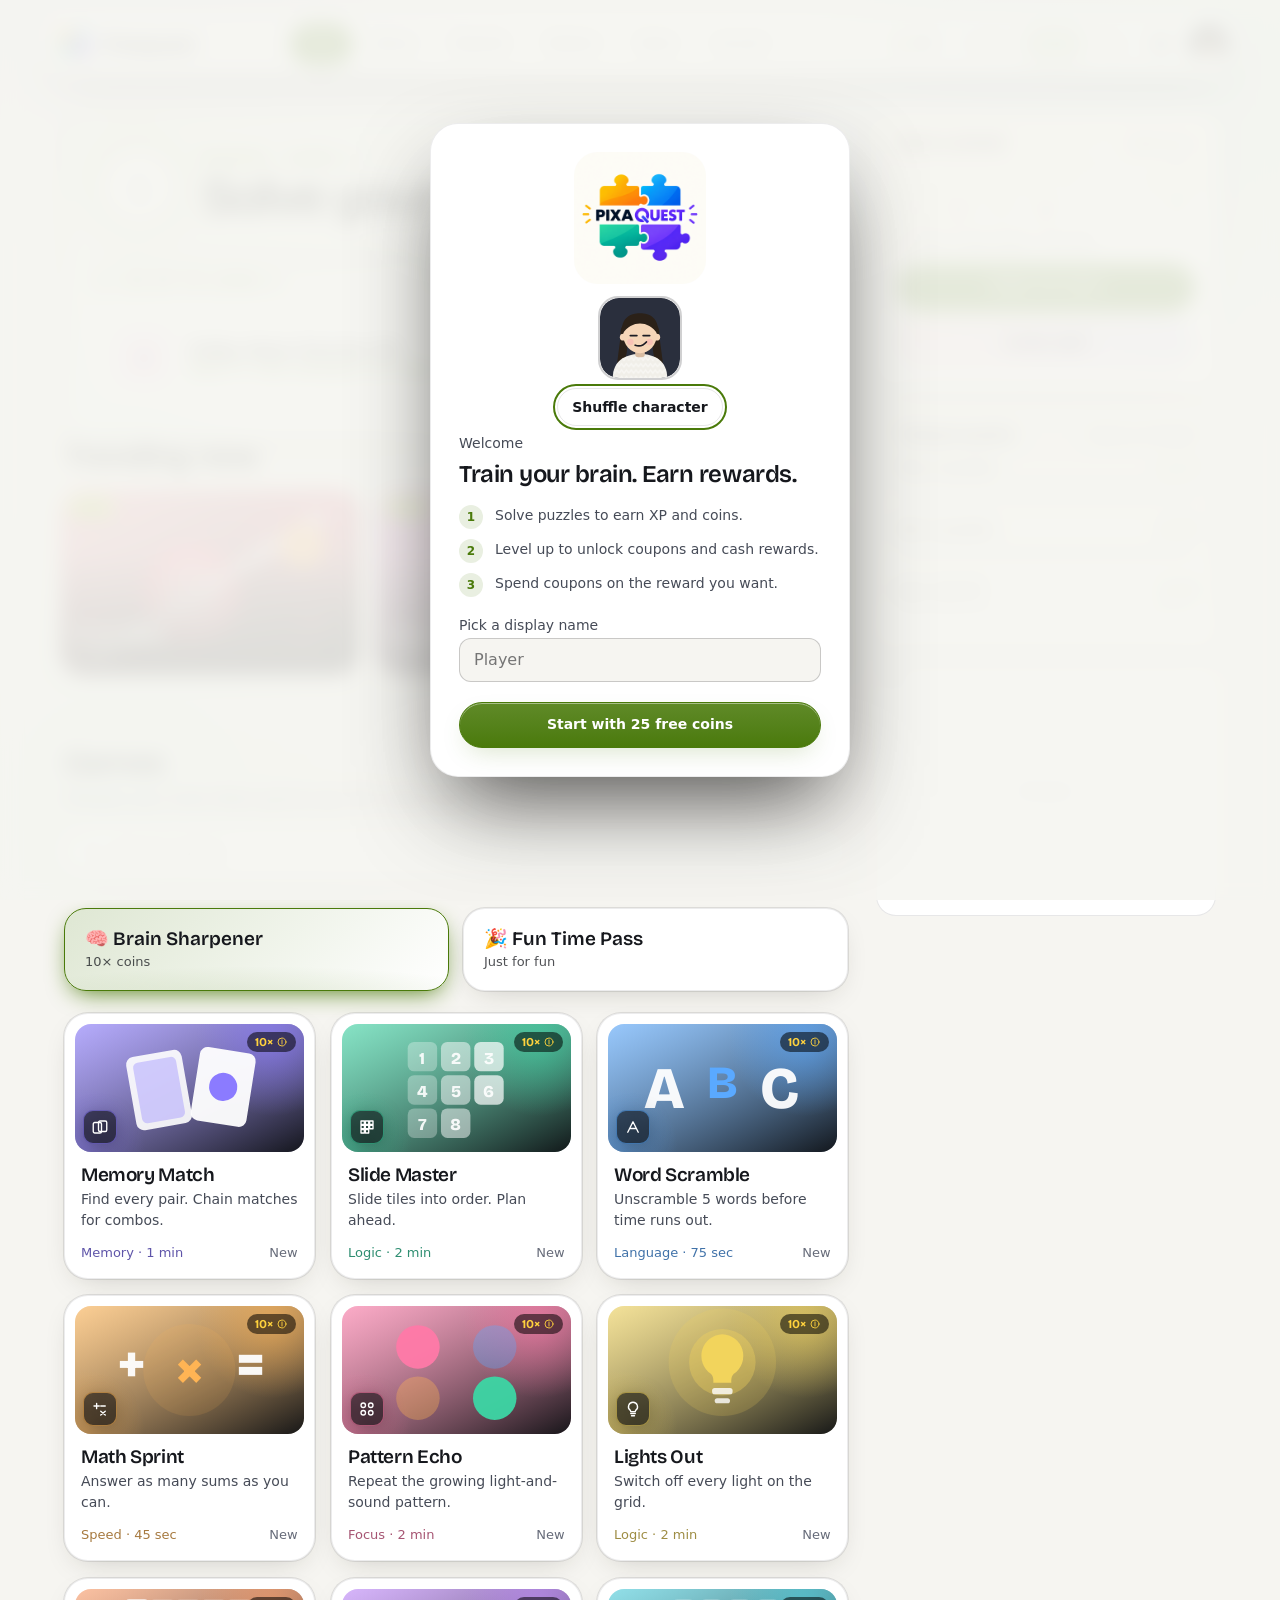
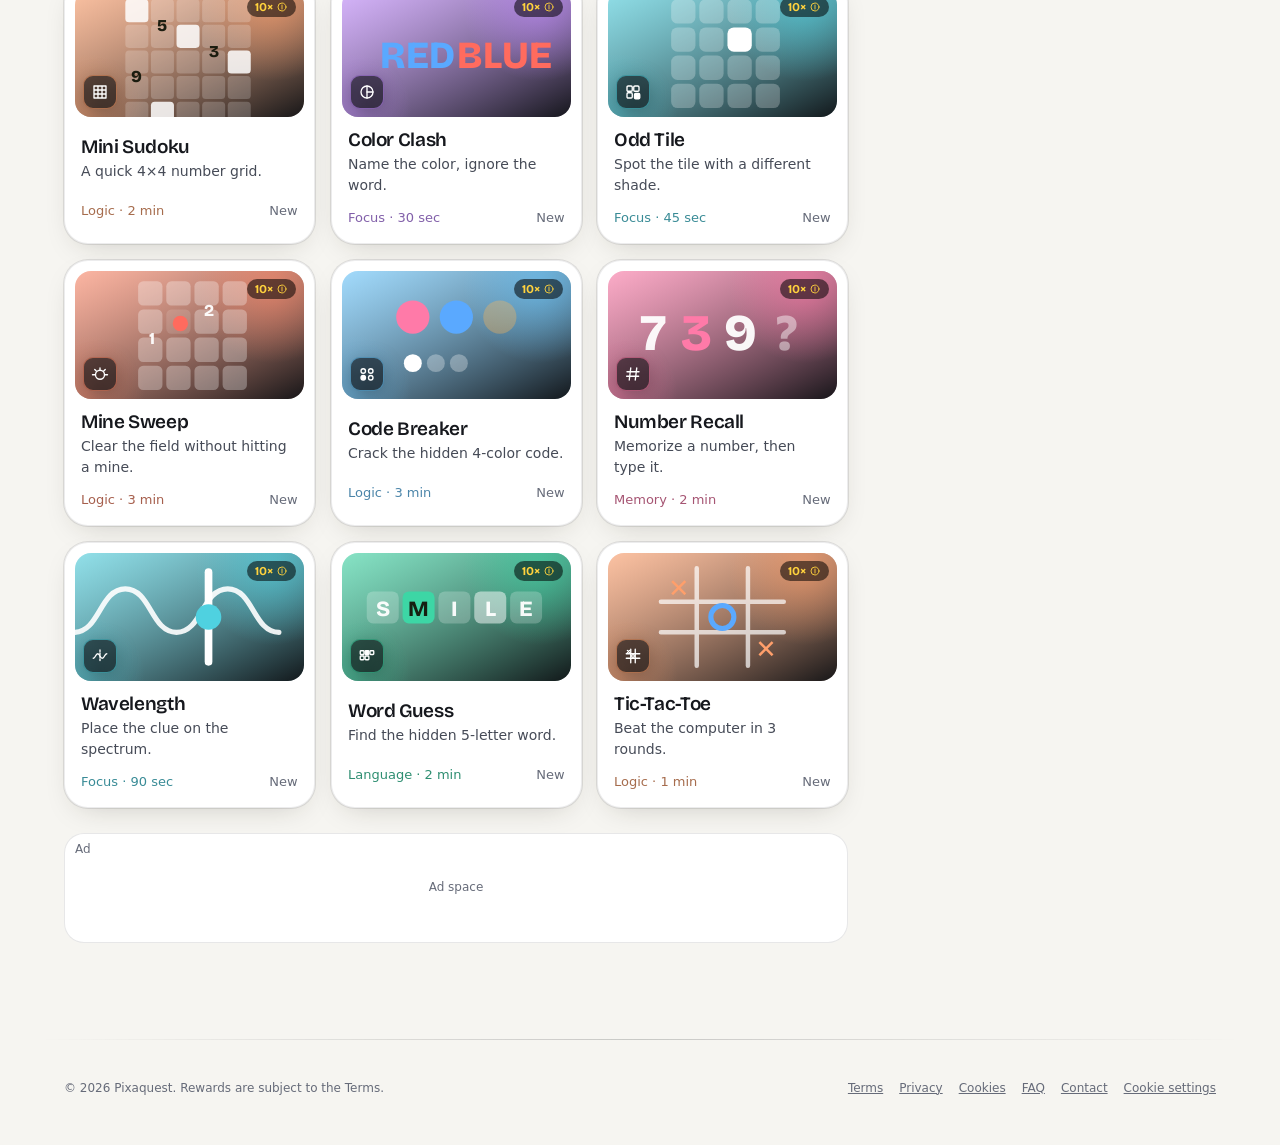
<file: index.html>
<!doctype html>
<html lang="en">
<head>
<meta charset="utf-8">
<meta name="viewport" content="width=device-width, initial-scale=1, viewport-fit=cover">
<title>Pixaquest – Solve Puzzles, Rank Up, Earn Rewards</title>
<meta name="description" content="Thirty-two brain-sharpening puzzle games. Build a streak, climb the ranks, unlock coupons and cash milestones. Free to play.">
<meta name="color-scheme" content="dark light">
<meta name="theme-color" content="#0e1013">
<meta property="og:title" content="Pixaquest – Solve Puzzles, Rank Up, Earn Rewards">
<meta property="og:description" content="Daily puzzles that sharpen your mind. Level up and unlock coupons and cash milestones.">
<meta property="og:type" content="website">
<meta property="og:image" content="assets/logo-full.png">
<meta name="twitter:card" content="summary_large_image">
<link rel="icon" type="image/png" sizes="48x48" href="assets/favicon-48.png">
<link rel="apple-touch-icon" href="assets/apple-touch-icon.png">
<link rel="manifest" href="manifest.webmanifest">
<link rel="preconnect" href="https://fonts.googleapis.com">
<link rel="preconnect" href="https://fonts.gstatic.com" crossorigin>
<link rel="stylesheet" href="https://fonts.googleapis.com/css2?family=Bricolage+Grotesque:opsz,wght@12..96,500;12..96,600&display=swap">
<link rel="stylesheet" href="styles.css">
<script src="theme.js"></script>
</head>
<body>
<svg width="0" height="0" style="position:absolute" aria-hidden="true"><defs><linearGradient id="fg" x1="0" y1="1" x2="0" y2="0"><stop offset="0" stop-color="#ff5d4a"/><stop offset=".6" stop-color="#ffb454"/><stop offset="1" stop-color="#ffe27a"/></linearGradient><symbol id="flameG" viewBox="0 0 24 24"><path d="M12 2c1 4 5 6 5 11a5 5 0 01-10 0c0-2 1-3 2-4 0 2 1 3 2 3 0-4-1-6 1-10z" fill="url(#fg)"/></symbol></defs></svg>
<a class="skip" href="#main" data-i18n="skip">Skip to content</a>

<div class="ad rail rail-l" data-ad="rail"></div>
<div class="ad rail rail-r" data-ad="rail"></div>

<header class="top">
  <div class="wrap top-in">
    <a class="logo" href="#play" aria-label="Pixaquest">
      <img class="logo-img" src="assets/logo-mark.png" width="40" height="40" alt="" decoding="async">
      <span>Pixaquest</span>
    </a>
    <nav class="tabs" id="tabs" aria-label="Main" data-i18n-attr="aria-label:nav.main">
      <button data-view="play" class="on"><svg class="ic" viewBox="0 0 24 24" fill="none" stroke="currentColor" stroke-width="1.8" stroke-linejoin="round"><path d="M7 5l12 7-12 7z"/></svg><span data-i18n="nav.play">Play</span></button>
      <button data-view="versus"><svg class="ic" viewBox="0 0 24 24" fill="none" stroke="currentColor" stroke-width="1.8" stroke-linecap="round" stroke-linejoin="round"><path d="M5 4l9 9M19 4l-9 9M13 13l-3 3M11 13l3 3M4 20l4-4M20 20l-4-4"/></svg><span data-i18n="nav.versus">Versus</span></button>
      <button data-view="rewards"><svg class="ic" viewBox="0 0 24 24" fill="none" stroke="currentColor" stroke-width="1.8" stroke-linejoin="round"><rect x="4" y="9" width="16" height="11" rx="2"/><path d="M12 9v11M3 6h18v3H3zM12 6c-2-3-6-2-5 0M12 6c2-3 6-2 5 0"/></svg><span data-i18n="nav.rewards">Rewards</span></button>
      <button data-view="redeem"><svg class="ic" viewBox="0 0 24 24" fill="none" stroke="currentColor" stroke-width="1.8" stroke-linejoin="round"><path d="M3 9a2 2 0 002-2V6h14v1a2 2 0 002 2v2a2 2 0 000 2v2a2 2 0 00-2 2v1H5v-1a2 2 0 00-2-2v-2a2 2 0 000-2z"/></svg><span data-i18n="nav.redeem">Redeem</span></button>
      <button data-view="ranks"><svg class="ic" viewBox="0 0 24 24" fill="none" stroke="currentColor" stroke-width="1.8" stroke-linejoin="round"><path d="M5 20V12M12 20V5M19 20V9"/></svg><span data-i18n="nav.ranks">Ranks</span></button>
      <button data-view="profile"><svg class="ic" viewBox="0 0 24 24" fill="none" stroke="currentColor" stroke-width="1.8" stroke-linejoin="round"><circle cx="12" cy="8" r="4"/><path d="M4 21c1-4 4-6 8-6s7 2 8 6"/></svg><span data-i18n="nav.account">Account</span></button>
    </nav>
    <div class="chips">
      <div class="chip" id="chipCoinBox" data-i18n-attr="title:chip.coins" title="Coins"><svg class="ic" viewBox="0 0 24 24" fill="none" stroke="currentColor" stroke-width="2"><circle cx="12" cy="12" r="8"/><path d="M12 8v8"/></svg><b id="chipCoins">0</b></div>
      <div class="chip chip-streak" id="chipStreak" data-i18n-attr="title:chip.streak" title="Day streak"><svg class="ic flame" viewBox="0 0 24 24" aria-hidden="true"><path d="M12 2c1 4 5 6 5 11a5 5 0 01-10 0c0-2 1-3 2-4 0 2 1 3 2 3 0-4-1-6 1-10z" fill="currentColor"/></svg><b id="chipStreakN">0</b></div>
      <div class="chip chip-lvl" data-i18n-attr="title:chip.level" title="Level"><span data-i18n="chip.lv">Lv</span> <b id="chipLvl">1</b></div>
      <button class="chip icon" id="themeBtn" aria-label="Theme" data-i18n-attr="aria-label:theme.toggle;title:theme.toggle">
        <svg class="ic ic-sun" viewBox="0 0 24 24" fill="none" stroke="currentColor" stroke-width="1.8" stroke-linecap="round"><circle cx="12" cy="12" r="4"/><path d="M12 3v2M12 19v2M3 12h2M19 12h2M5.6 5.6L7 7M17 17l1.4 1.4M5.6 18.4L7 17M17 7l1.4-1.4"/></svg>
        <svg class="ic ic-moon" viewBox="0 0 24 24" fill="none" stroke="currentColor" stroke-width="1.8" stroke-linecap="round" stroke-linejoin="round"><path d="M20 14.5A8 8 0 019.5 4 8 8 0 1020 14.5z"/></svg>
      </button>
      <button class="chip icon" id="langBtn" aria-label="Language" data-i18n-attr="aria-label:lang.title;title:lang.title"><svg class="ic" viewBox="0 0 24 24" fill="none" stroke="currentColor" stroke-width="1.8" stroke-linecap="round" stroke-linejoin="round"><circle cx="12" cy="12" r="9"/><path d="M3 12h18M12 3c3 3 3 15 0 18M12 3c-3 3-3 15 0 18"/></svg></button>
      <button class="chip avatar-chip" id="avBtn" aria-label="Account" data-i18n-attr="aria-label:nav.account"></button>
    </div>
  </div>
</header>

<main id="main" class="wrap">

  <section id="view-play" class="view on">
    <div class="layout">
      <div>
        <div class="panel today">
          <div class="today-top">
            <div class="badge" id="lvlBadge">1</div>
            <div><p class="meta" id="heroRank">Rookie</p><h1 id="heroLine">Solve your first puzzle</h1></div>
          </div>
          <div class="bar" role="img" aria-label="XP" data-i18n-attr="aria-label:xp.progress"><i id="xpFill"></i></div>
          <div class="bar-meta meta"><span id="xpText"></span><span id="nextMile"></span></div>
          <div class="risk" id="risk" hidden></div>
          <div class="feat">
            <span class="gi" id="featIcon"></span>
            <div class="feat-t"><b id="featName"></b><span class="meta" id="featNote"></span></div>
            <button class="btn primary lg" id="ctaPlay" data-i18n="play">Play</button>
          </div>
        </div>

        <div class="trend-h"><h2 class="h2" data-i18n="play.trend">Trending now</h2></div>
        <div class="trend" id="trend"></div>

        <h2 class="h2" data-i18n="play.puzzles">Puzzles</h2>
        <p class="lead" data-i18n="play.lead">Pick any. Every win earns XP and coins.</p>
        <input class="gsearch" id="gSearch" type="search" autocomplete="off" placeholder="Search games" aria-label="Search games" data-i18n-attr="placeholder:play.search;aria-label:play.search">
        <div class="filters" id="filters" role="group" aria-label="Filter puzzles" data-i18n-attr="aria-label:play.filter"></div>
        <div class="grid" id="gameGrid"></div>
        <div class="ad ad-inline" data-ad="inline"></div>
      </div>

      <aside class="col-side" aria-label="Daily progress" data-i18n-attr="aria-label:play.daily">
        <div class="panel" id="bonus"></div>
        <div class="panel" id="quests"></div>
        <div class="ad ad-side" data-ad="side"></div>
      </aside>
    </div>
  </section>

  <section id="view-versus" class="view">
    <div class="vs-hero panel">
      <p class="meta" data-i18n="vs.kicker">Multiplayer</p>
      <h1 data-i18n="vs.title">Duel your friends</h1>
      <p class="sec" data-i18n="vs.intro">Create a room, send the link, and race on the same puzzle. Win rounds, climb the room leaderboard, earn bonus XP and coins.</p>
    </div>
    <div id="vsActive"></div>
    <div class="vs-grid">
      <div class="panel"><h3 data-i18n="vs.create.t">Create a room</h3><p class="sec" style="margin-bottom:16px" data-i18n="vs.create.d">You become the host. Pick the game, add friends, remove anyone, and start when ready.</p><button class="btn primary" id="vsCreate" data-i18n="vs.create.b">Create room</button></div>
      <div class="panel"><h3 data-i18n="vs.join.t">Join a room</h3><p class="sec" style="margin-bottom:16px" data-i18n="vs.join.d">Got a code or an invite link? Enter the code here.</p>
        <form id="vsJoinF" class="inline-form"><input id="vsCode" maxlength="6" placeholder="ROOM CODE" autocapitalize="characters" autocomplete="off" aria-label="Room code" data-i18n-attr="placeholder:vs.join.ph;aria-label:vs.join.aria"><button class="btn" type="submit" data-i18n="vs.join.b">Join</button></form></div>
    </div>
    <h2 class="h2" data-i18n="vs.modes">Modes</h2>
    <div class="vs-grid">
      <div class="panel"><h3 data-i18n="vs.duel">Duel</h3><p class="sec" data-i18n="vs.duel.d">One game, same puzzle for everyone. Highest score wins.</p></div>
      <div class="panel"><h3 data-i18n="vs.trials">Trials</h3><p class="sec" data-i18n="vs.trials.d">Three random games back to back. Points add up, best total wins.</p></div>
    </div>
    <p class="meta" style="margin-top:16px" data-i18n="vs.note">Up to 6 players per room. Power-ups are disabled so every match is fair. Rooms close when the host leaves.</p>
  </section>

  <section id="view-rewards" class="view">
    <h2 class="h2" data-i18n="rw.title">Milestone rewards</h2>
    <p class="lead" data-i18n="rw.lead">Reach the level to unlock. Coupons go to your wallet on the Redeem page. Cash rewards are reviewed before payout.</p>
    <div class="panel journey" id="journey"></div>
    <div class="miles track" id="miles"></div>

    <div class="ad ad-inline" data-ad="rewards"></div>
  </section>

  <section id="view-redeem" class="view">
    <h2 class="h2" data-i18n="rd.title">Redeem</h2>
    <p class="lead" data-i18n="rd.lead">Coupons are worth credits. Spend a coupon on any reward you want. Leftover credit becomes coins.</p>

    <div class="panel promo">
      <h3 data-i18n="rd.promo">Have a code?</h3>
      <form id="promoF" class="inline-form"><input id="promoIn" maxlength="24" placeholder="Enter code" autocapitalize="characters" aria-label="Promo code" data-i18n-attr="placeholder:rd.promo.ph;aria-label:rd.promo.aria"><button class="btn primary" type="submit" data-i18n="rd.apply">Apply</button></form>
    </div>

    <h2 class="h2" data-i18n="rd.wallet">My coupons</h2>
    <div class="miles" id="wallet"></div>

    <h2 class="h2" data-i18n="rd.choose">Choose a reward</h2>
    <p class="lead" data-i18n="rd.choose.d">Pick a reward, then pay with any coupon that covers it.</p>
    <div class="store" id="catalog"></div>

    <h2 class="h2" data-i18n="rd.packs">Turn coins into coupons</h2>
    <p class="lead" data-i18n="rd.packs.d">Bigger packs give bonus credit.</p>
    <div class="store" id="store"></div>
    <div class="ad ad-inline" data-ad="rewards"></div>
  </section>

  <section id="view-ranks" class="view">
    <h2 class="h2" data-i18n="rk.week">This week</h2>
    <p class="lead" data-i18n="rk.lead">Resets every Monday. Sample players shown until live ranks launch.</p>
    <ol class="board" id="board"></ol>
    <h2 class="h2" data-i18n="rk.ladder">Rank ladder</h2>
    <div class="ladder" id="ladder"></div>
  </section>

  <section id="view-profile" class="view">
    <div id="acct"></div>
  </section>
</main>

<footer class="foot">
  <div class="wrap">
    <span>© <span id="yr"></span> Pixaquest. <span data-i18n="foot.rewards">Rewards are subject to the Terms.</span></span>
    <nav class="flinks" aria-label="Legal" data-i18n-attr="aria-label:foot.legal"><a href="terms.html" data-i18n="foot.terms">Terms</a><a href="privacy.html" data-i18n="foot.privacy">Privacy</a><a href="privacy.html#cookies" data-i18n="foot.cookies">Cookies</a><a href="faq.html" data-i18n="foot.faq">FAQ</a><a href="faq.html#contact" data-i18n="foot.contact">Contact</a><button class="link" id="cookieBtn" data-i18n="foot.cookieset">Cookie settings</button></nav>
  </div>
</footer>

<div class="overlay vs-ov" id="vsOv" hidden></div>

<div class="overlay" id="gameOv" hidden>
  <div class="ad gside gside-l" data-ad="gameside"></div><div class="ad gside gside-r" data-ad="gameside"></div>
  <div class="game-shell" role="dialog" aria-modal="true" aria-labelledby="gameTitle">
    <div class="game-bar">
      <h2 id="gameTitle"></h2>
      <div class="game-hud" id="gameHud"></div>
      <button class="x" id="gameClose" aria-label="Quit game" data-i18n-attr="aria-label:game.quit"><svg class="ic" viewBox="0 0 24 24" fill="none" stroke="currentColor" stroke-width="2" stroke-linecap="round"><path d="M6 6l12 12M18 6L6 18"/></svg></button>
    </div>
    <div class="vsbar" id="vsbar" hidden></div>
    <div class="combo" id="combo" hidden><b></b><span><i></i></span></div>
    <div class="bigscore" id="bigScore" hidden><small></small><b>0</b></div>
    <div class="stage" id="stage"></div>
    <div class="powers" id="powers"></div>
    <div class="ad ad-game" data-ad="game"></div>
  </div>
</div>

<div class="overlay" id="modalOv" hidden>
  <div class="modal" role="dialog" aria-modal="true" id="modal"></div>
</div>

<div id="toasts" aria-live="polite"></div>
<canvas id="fx" aria-hidden="true"></canvas>

<script src="i18n.js"></script>
<script src="games.js" defer></script>
<script src="avatar.js" defer></script>
<script src="versus.js" defer></script>
<script src="app.js" defer></script>
<script src="ui.js" defer></script>
</body>
</html>
</file>
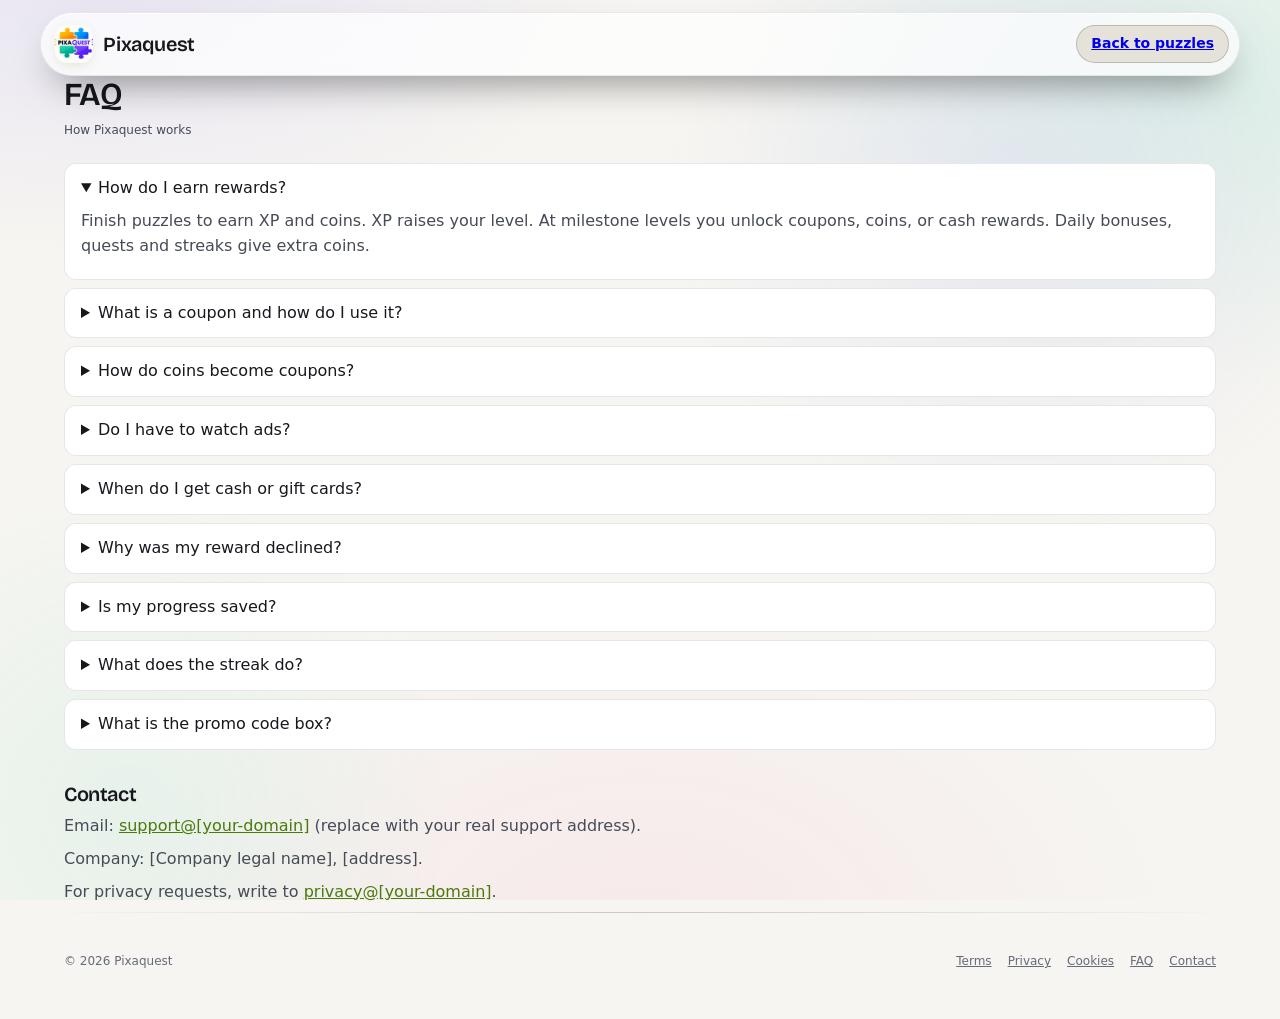
<file: faq.html>
<!doctype html>
<html lang="en">
<head>
<meta charset="utf-8">
<meta name="viewport" content="width=device-width, initial-scale=1">
<title>FAQ & Contact – Pixaquest</title>
<meta name="description" content="How Pixaquest rewards work, answers to common questions, and how to contact us.">
<meta name="color-scheme" content="dark light">
<meta name="theme-color" content="#0e1013">
<link rel="icon" type="image/png" sizes="48x48" href="assets/favicon-48.png">
<link rel="apple-touch-icon" href="assets/apple-touch-icon.png">
<link rel="preconnect" href="https://fonts.googleapis.com"><link rel="preconnect" href="https://fonts.gstatic.com" crossorigin>
<link rel="stylesheet" href="https://fonts.googleapis.com/css2?family=Bricolage+Grotesque:opsz,wght@12..96,500;12..96,600&display=swap">
<link rel="stylesheet" href="styles.css">
<script src="theme.js"></script>
</head>
<body>
<header class="top"><div class="wrap top-in">
  <a class="logo" href="index.html" aria-label="Pixaquest home"><img class="logo-img" src="assets/logo-mark.png" width="40" height="40" alt="" decoding="async"><span>Pixaquest</span></a>
  <div style="flex:1"></div><a class="btn sm" href="index.html">Back to puzzles</a>
</div></header>
<main class="wrap doc">

<h1>FAQ</h1>
<p class="meta">How Pixaquest works</p>
<details open><summary>How do I earn rewards?</summary><p>Finish puzzles to earn XP and coins. XP raises your level. At milestone levels you unlock coupons, coins, or cash rewards. Daily bonuses, quests and streaks give extra coins.</p></details>
<details><summary>What is a coupon and how do I use it?</summary><p>A coupon has a credit value. Open the Redeem page, press Redeem on a coupon, and choose any reward it covers, such as brand deals, mobile top-up, gift cards or cash. Leftover credit turns into coins.</p></details>
<details><summary>How do coins become coupons?</summary><p>On the Redeem page, pick a coupon pack and pay with coins. Bigger packs give bonus credit.</p></details>
<details><summary>Do I have to watch ads?</summary><p>No. Rewarded ads are optional and double the rewards for one round. Normal ads appear at the sides of the page and occasionally between rounds.</p></details>
<details><summary>When do I get cash or gift cards?</summary><p>Those rewards are reviewed first, usually within 7 days. We may ask you to verify your identity. See the <a href="terms.html#r5">Terms</a>.</p></details>
<details><summary>Why was my reward declined?</summary><p>Usually because we found cheating, multiple accounts, or missing or wrong payout details.</p></details>
<details><summary>Is my progress saved?</summary><p>Right now it is saved in this browser on this device. Clearing browser data erases it. Accounts that sync across devices are planned.</p></details>
<details><summary>What does the streak do?</summary><p>Playing on consecutive days builds a streak that grows your daily bonus and gives a small XP boost.</p></details>
<details><summary>What is the promo code box?</summary><p>Enter a code we share on our channels to get free coins or a coupon. Each code works once.</p></details>

<h2 id="contact">Contact</h2>
<p>Email: <a href="mailto:support@[your-domain]">support@[your-domain]</a> (replace with your real support address).</p>
<p>Company: [Company legal name], [address].</p>
<p>For privacy requests, write to <a href="mailto:privacy@[your-domain]">privacy@[your-domain]</a>.</p>
</main>
<footer class="foot"><div class="wrap"><span>© 2026 Pixaquest</span>
<nav class="flinks" aria-label="Legal"><a href="terms.html">Terms</a><a href="privacy.html">Privacy</a><a href="privacy.html#cookies">Cookies</a><a href="faq.html">FAQ</a><a href="faq.html#contact">Contact</a></nav></div></footer>
</body></html>
</file>
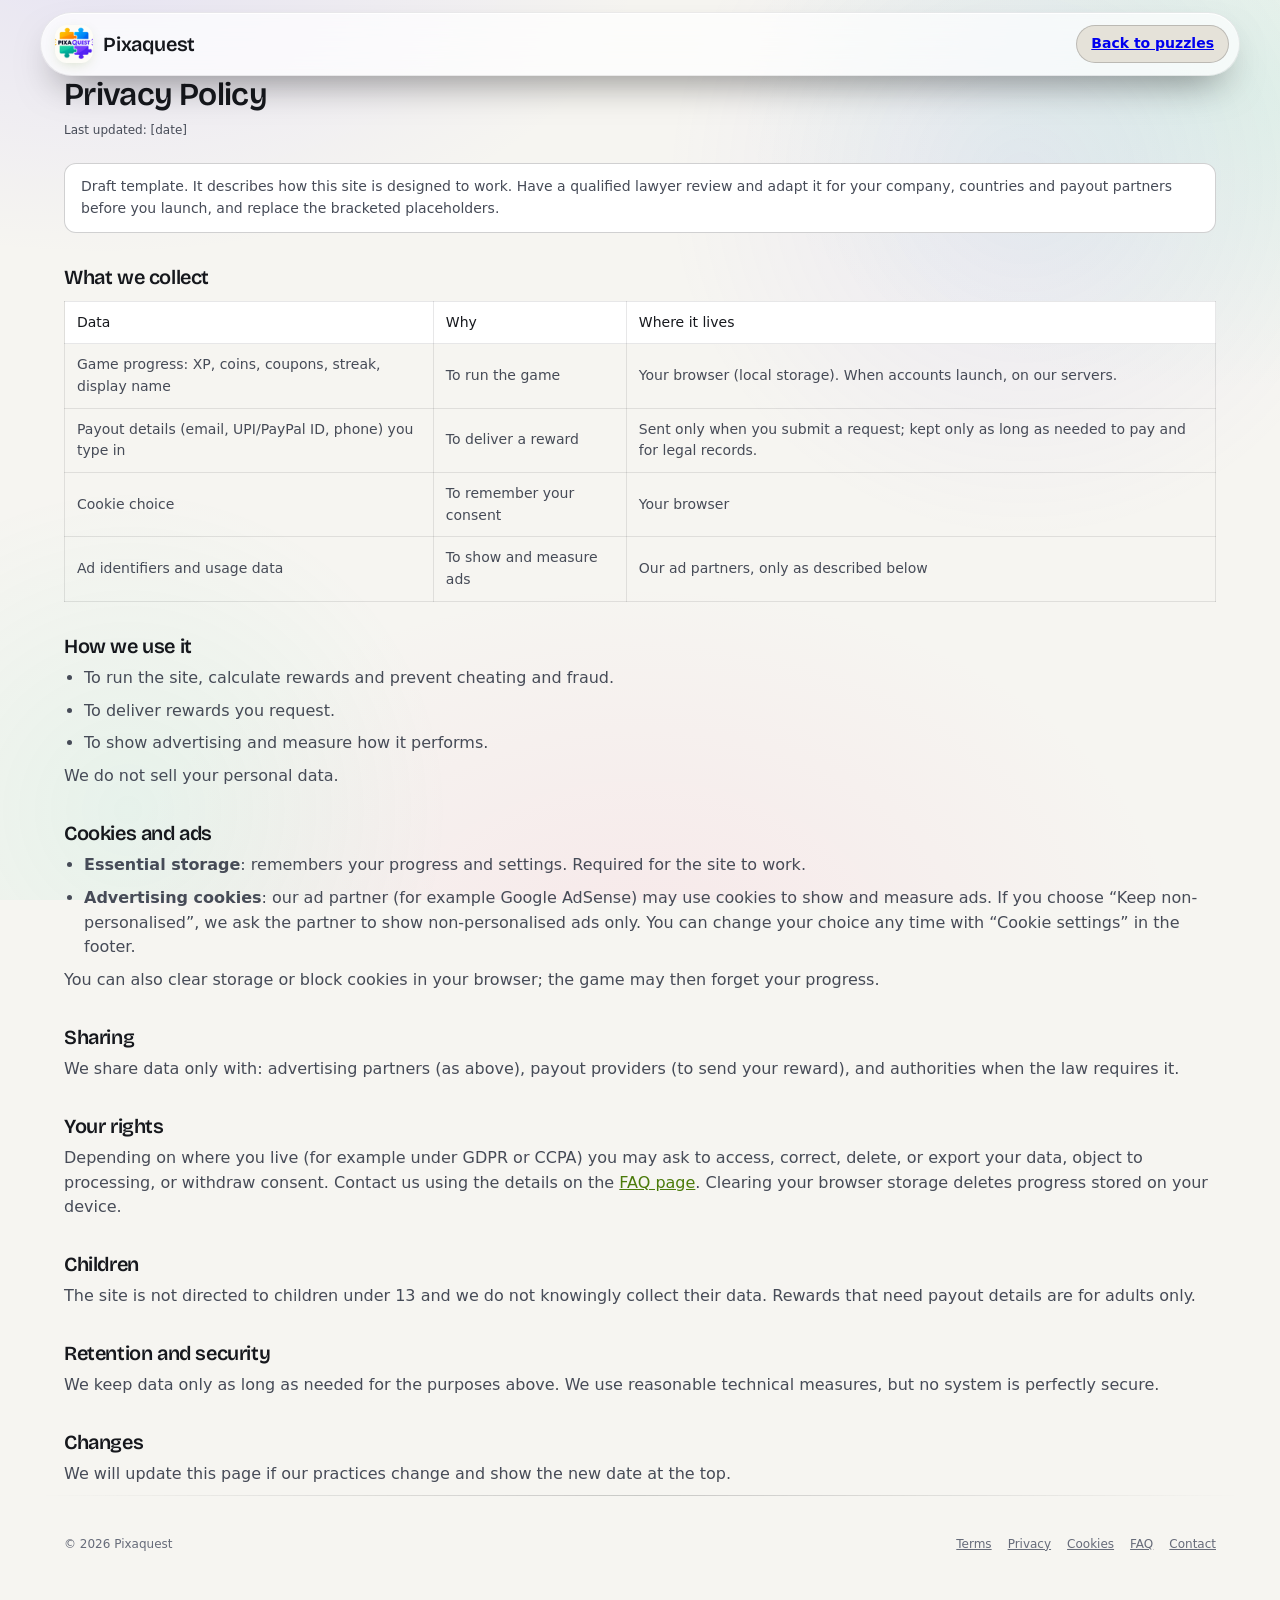
<file: privacy.html>
<!doctype html>
<html lang="en">
<head>
<meta charset="utf-8">
<meta name="viewport" content="width=device-width, initial-scale=1">
<title>Privacy & Cookie Policy – Pixaquest</title>
<meta name="description" content="What data Pixaquest collects, why, and your choices.">
<meta name="color-scheme" content="dark light">
<meta name="theme-color" content="#0e1013">
<link rel="icon" type="image/png" sizes="48x48" href="assets/favicon-48.png">
<link rel="apple-touch-icon" href="assets/apple-touch-icon.png">
<link rel="preconnect" href="https://fonts.googleapis.com"><link rel="preconnect" href="https://fonts.gstatic.com" crossorigin>
<link rel="stylesheet" href="https://fonts.googleapis.com/css2?family=Bricolage+Grotesque:opsz,wght@12..96,500;12..96,600&display=swap">
<link rel="stylesheet" href="styles.css">
<script src="theme.js"></script>
</head>
<body>
<header class="top"><div class="wrap top-in">
  <a class="logo" href="index.html" aria-label="Pixaquest home"><img class="logo-img" src="assets/logo-mark.png" width="40" height="40" alt="" decoding="async"><span>Pixaquest</span></a>
  <div style="flex:1"></div><a class="btn sm" href="index.html">Back to puzzles</a>
</div></header>
<main class="wrap doc">

<h1>Privacy Policy</h1>
<p class="meta">Last updated: [date]</p>
<p class="note">Draft template. It describes how this site is designed to work. Have a qualified lawyer review and adapt it for your company, countries and payout partners before you launch, and replace the bracketed placeholders.</p>
<h2>What we collect</h2>
<table><tr><th>Data</th><th>Why</th><th>Where it lives</th></tr>
<tr><td>Game progress: XP, coins, coupons, streak, display name</td><td>To run the game</td><td>Your browser (local storage). When accounts launch, on our servers.</td></tr>
<tr><td>Payout details (email, UPI/PayPal ID, phone) you type in</td><td>To deliver a reward</td><td>Sent only when you submit a request; kept only as long as needed to pay and for legal records.</td></tr>
<tr><td>Cookie choice</td><td>To remember your consent</td><td>Your browser</td></tr>
<tr><td>Ad identifiers and usage data</td><td>To show and measure ads</td><td>Our ad partners, only as described below</td></tr></table>

<h2>How we use it</h2>
<ul><li>To run the site, calculate rewards and prevent cheating and fraud.</li><li>To deliver rewards you request.</li><li>To show advertising and measure how it performs.</li></ul>
<p>We do not sell your personal data.</p>

<h2 id="cookies">Cookies and ads</h2>
<ul><li><b>Essential storage</b>: remembers your progress and settings. Required for the site to work.</li>
<li><b>Advertising cookies</b>: our ad partner (for example Google AdSense) may use cookies to show and measure ads. If you choose “Keep non-personalised”, we ask the partner to show non-personalised ads only. You can change your choice any time with “Cookie settings” in the footer.</li></ul>
<p>You can also clear storage or block cookies in your browser; the game may then forget your progress.</p>

<h2>Sharing</h2>
<p>We share data only with: advertising partners (as above), payout providers (to send your reward), and authorities when the law requires it.</p>

<h2>Your rights</h2>
<p>Depending on where you live (for example under GDPR or CCPA) you may ask to access, correct, delete, or export your data, object to processing, or withdraw consent. Contact us using the details on the <a href="faq.html#contact">FAQ page</a>. Clearing your browser storage deletes progress stored on your device.</p>

<h2>Children</h2>
<p>The site is not directed to children under 13 and we do not knowingly collect their data. Rewards that need payout details are for adults only.</p>

<h2>Retention and security</h2>
<p>We keep data only as long as needed for the purposes above. We use reasonable technical measures, but no system is perfectly secure.</p>

<h2>Changes</h2>
<p>We will update this page if our practices change and show the new date at the top.</p>
</main>
<footer class="foot"><div class="wrap"><span>© 2026 Pixaquest</span>
<nav class="flinks" aria-label="Legal"><a href="terms.html">Terms</a><a href="privacy.html">Privacy</a><a href="privacy.html#cookies">Cookies</a><a href="faq.html">FAQ</a><a href="faq.html#contact">Contact</a></nav></div></footer>
</body></html>
</file>
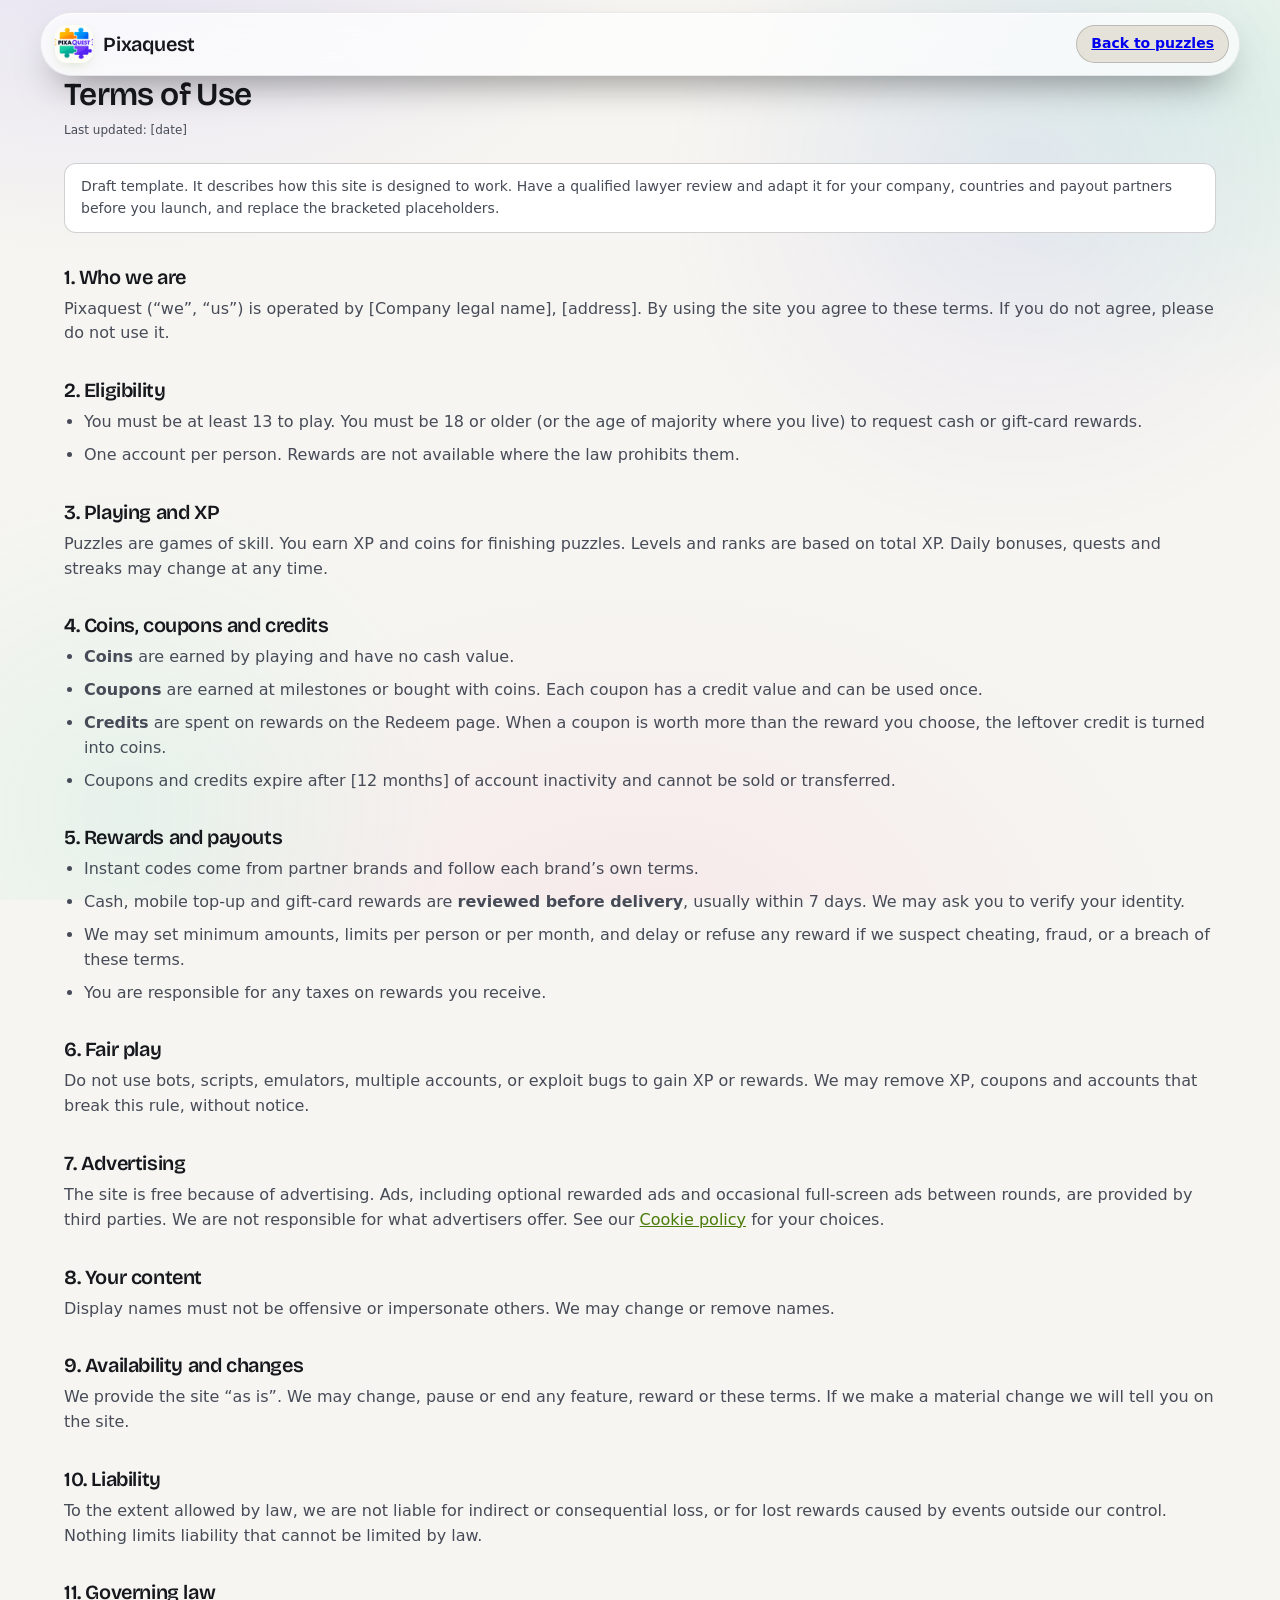
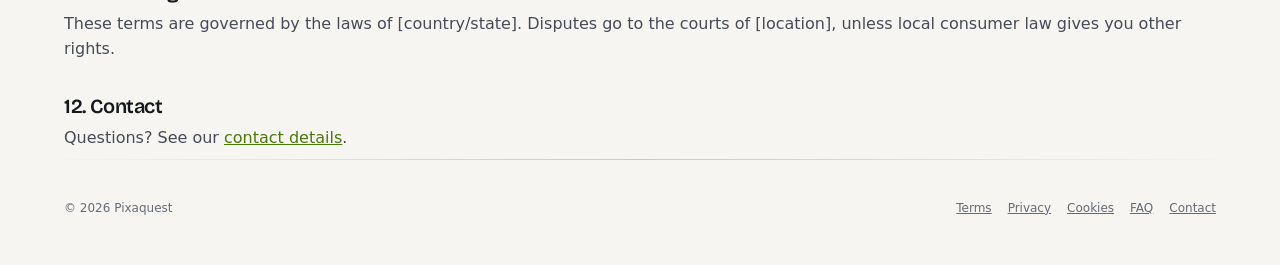
<file: terms.html>
<!doctype html>
<html lang="en">
<head>
<meta charset="utf-8">
<meta name="viewport" content="width=device-width, initial-scale=1">
<title>Terms of Use – Pixaquest</title>
<meta name="description" content="The rules for using Pixaquest, earning rewards and redeeming coupons.">
<meta name="color-scheme" content="dark light">
<meta name="theme-color" content="#0e1013">
<link rel="icon" type="image/png" sizes="48x48" href="assets/favicon-48.png">
<link rel="apple-touch-icon" href="assets/apple-touch-icon.png">
<link rel="preconnect" href="https://fonts.googleapis.com"><link rel="preconnect" href="https://fonts.gstatic.com" crossorigin>
<link rel="stylesheet" href="https://fonts.googleapis.com/css2?family=Bricolage+Grotesque:opsz,wght@12..96,500;12..96,600&display=swap">
<link rel="stylesheet" href="styles.css">
<script src="theme.js"></script>
</head>
<body>
<header class="top"><div class="wrap top-in">
  <a class="logo" href="index.html" aria-label="Pixaquest home"><img class="logo-img" src="assets/logo-mark.png" width="40" height="40" alt="" decoding="async"><span>Pixaquest</span></a>
  <div style="flex:1"></div><a class="btn sm" href="index.html">Back to puzzles</a>
</div></header>
<main class="wrap doc">

<h1>Terms of Use</h1>
<p class="meta">Last updated: [date]</p>
<p class="note">Draft template. It describes how this site is designed to work. Have a qualified lawyer review and adapt it for your company, countries and payout partners before you launch, and replace the bracketed placeholders.</p>
<h2>1. Who we are</h2>
<p>Pixaquest (“we”, “us”) is operated by [Company legal name], [address]. By using the site you agree to these terms. If you do not agree, please do not use it.</p>

<h2>2. Eligibility</h2>
<ul><li>You must be at least 13 to play. You must be 18 or older (or the age of majority where you live) to request cash or gift-card rewards.</li>
<li>One account per person. Rewards are not available where the law prohibits them.</li></ul>

<h2>3. Playing and XP</h2>
<p>Puzzles are games of skill. You earn XP and coins for finishing puzzles. Levels and ranks are based on total XP. Daily bonuses, quests and streaks may change at any time.</p>

<h2>4. Coins, coupons and credits</h2>
<ul><li><b>Coins</b> are earned by playing and have no cash value.</li>
<li><b>Coupons</b> are earned at milestones or bought with coins. Each coupon has a credit value and can be used once.</li>
<li><b>Credits</b> are spent on rewards on the Redeem page. When a coupon is worth more than the reward you choose, the leftover credit is turned into coins.</li>
<li>Coupons and credits expire after [12 months] of account inactivity and cannot be sold or transferred.</li></ul>

<h2 id="r5">5. Rewards and payouts</h2>
<ul><li>Instant codes come from partner brands and follow each brand’s own terms.</li>
<li>Cash, mobile top-up and gift-card rewards are <b>reviewed before delivery</b>, usually within 7 days. We may ask you to verify your identity.</li>
<li>We may set minimum amounts, limits per person or per month, and delay or refuse any reward if we suspect cheating, fraud, or a breach of these terms.</li>
<li>You are responsible for any taxes on rewards you receive.</li></ul>

<h2>6. Fair play</h2>
<p>Do not use bots, scripts, emulators, multiple accounts, or exploit bugs to gain XP or rewards. We may remove XP, coupons and accounts that break this rule, without notice.</p>

<h2>7. Advertising</h2>
<p>The site is free because of advertising. Ads, including optional rewarded ads and occasional full-screen ads between rounds, are provided by third parties. We are not responsible for what advertisers offer. See our <a href="privacy.html#cookies">Cookie policy</a> for your choices.</p>

<h2>8. Your content</h2>
<p>Display names must not be offensive or impersonate others. We may change or remove names.</p>

<h2>9. Availability and changes</h2>
<p>We provide the site “as is”. We may change, pause or end any feature, reward or these terms. If we make a material change we will tell you on the site.</p>

<h2>10. Liability</h2>
<p>To the extent allowed by law, we are not liable for indirect or consequential loss, or for lost rewards caused by events outside our control. Nothing limits liability that cannot be limited by law.</p>

<h2>11. Governing law</h2>
<p>These terms are governed by the laws of [country/state]. Disputes go to the courts of [location], unless local consumer law gives you other rights.</p>

<h2>12. Contact</h2>
<p>Questions? See our <a href="faq.html#contact">contact details</a>.</p>
</main>
<footer class="foot"><div class="wrap"><span>© 2026 Pixaquest</span>
<nav class="flinks" aria-label="Legal"><a href="terms.html">Terms</a><a href="privacy.html">Privacy</a><a href="privacy.html#cookies">Cookies</a><a href="faq.html">FAQ</a><a href="faq.html#contact">Contact</a></nav></div></footer>
</body></html>
</file>
<file: styles.css>
:root{
  color-scheme:dark;
  --bg:#0e1013;--s1:#15181d;--s2:#1c2027;--s3:#232832;
  --line:rgba(255,255,255,.09);--line2:rgba(255,255,255,.18);
  --tx:#f1efe9;--tx2:#a9adb6;--tx3:#8a8f9a;
  --ac:#d6ff3d;--ac-ink:#14170a;--ac-dim:rgba(214,255,61,.12);
  --bad:#ff6b5e;
  --hov:#2b313d;--top:rgba(14,16,19,.96);--scrim:rgba(6,7,9,.92);--glow:rgba(214,255,61,.18);--shadow:0 12px 40px rgba(0,0,0,.45);
  --g1:rgba(139,123,255,.16);--g2:rgba(61,214,165,.12);--g3:rgba(255,122,168,.10);--o1:rgba(139,123,255,.35);--o2:rgba(61,214,165,.28);
  --f-ui:system-ui,-apple-system,"Segoe UI",Roboto,sans-serif;
  --f-disp:"Bricolage Grotesque",var(--f-ui);
  --r:14px;--rs:10px;
  --ease:cubic-bezier(.22,.8,.24,1);
}
/* ---- light theme (resolved by theme.js into <html data-theme>) ---- */
:root[data-theme=light]{
  color-scheme:light;
  --bg:#f6f5f1;--s1:#ffffff;--s2:#f1efe9;--s3:#e5e2d9;
  --line:rgba(22,24,29,.1);--line2:rgba(22,24,29,.2);
  --tx:#16181d;--tx2:#464b57;--tx3:#666b79;
  --ac:#4a7a0a;--ac-ink:#ffffff;--ac-dim:rgba(74,122,10,.12);
  --bad:#d6382b;
  --hov:#dcd8cc;--top:rgba(246,245,241,.94);--scrim:rgba(246,245,241,.9);--glow:rgba(74,122,10,.22);--shadow:0 12px 40px rgba(40,36,20,.16);
  --g1:rgba(139,123,255,.14);--g2:rgba(61,214,165,.12);--g3:rgba(255,122,168,.1);--o1:rgba(139,123,255,.2);--o2:rgba(61,214,165,.18);
}
*{box-sizing:border-box;margin:0}
html{scroll-behavior:smooth}
body{background:var(--bg);color:var(--tx);font:400 1rem/1.55 var(--f-ui);min-height:100vh;-webkit-tap-highlight-color:transparent;touch-action:manipulation;text-rendering:optimizeLegibility}
button{font:inherit;color:inherit;cursor:pointer;border:0;background:none;touch-action:manipulation}
input,select{font:inherit;color:inherit}
h1,h2,h3{font-family:var(--f-disp);font-weight:600;line-height:1.2}
.wrap{max-width:1120px;margin:0 auto;padding:0 20px}
.meta{font-size:.75rem;line-height:1.4;color:var(--tx3)}
.sec{font-size:.875rem;color:var(--tx2)}
.ic{width:24px;height:24px;flex:none}
.skip{position:absolute;left:-999px}.skip:focus{left:8px;top:8px;background:#fff;color:#000;padding:8px;z-index:99}
:focus-visible{outline:2px solid var(--ac);outline-offset:2px}

/* header */
.top{position:sticky;top:0;z-index:20;background:var(--bg);border-bottom:1px solid var(--line)}
.top-in{display:flex;align-items:center;gap:24px;height:64px}
.logo{display:flex;align-items:center;gap:10px;font:600 1.25rem var(--f-disp);color:var(--tx);text-decoration:none}
.logo svg{width:28px;height:28px}
.tabs{display:flex;gap:2px;flex:1}
.tabs button{position:relative;padding:0 14px;height:64px;color:var(--tx2);font-weight:500;font-size:.875rem}
.tabs button:hover{color:var(--tx)}
.tabs button.on{color:var(--tx)}
.tabs button.on:after{content:"";position:absolute;left:14px;right:14px;bottom:-1px;height:2px;background:var(--ac)}
.tabs .ic{display:none}
.chips{display:flex;gap:8px}
.chip{display:flex;align-items:center;gap:8px;height:36px;padding:0 12px;border:1px solid var(--line);border-radius:var(--rs);font-size:.875rem;font-weight:500;font-variant-numeric:tabular-nums;background:var(--s1)}
.chip .ic{width:16px;height:16px;color:var(--ac)}
.chip.bump{animation:bump .4s var(--ease)}
@keyframes bump{40%{transform:scale(1.12)}}

/* views */
.view{display:none;padding:28px 0 72px}
.view.on{display:block;animation:in .3s var(--ease)}
@keyframes in{from{opacity:0;transform:translateY(6px)}}
.layout{display:grid;grid-template-columns:minmax(0,1fr) 320px;gap:24px;align-items:start}
.col-side{display:grid;gap:16px;position:sticky;top:84px}
.h2{font-size:1.5rem;margin:32px 0 4px}
.h2:first-child{margin-top:0}
.lead{color:var(--tx2);font-size:.875rem;margin-bottom:16px}

/* panels */
.panel{background:var(--s1);border:1px solid var(--line);border-radius:var(--r);padding:20px}
.panel h3{font-size:1rem;margin-bottom:12px;display:flex;justify-content:space-between;align-items:baseline}
.panel h3 span{font:400 .75rem var(--f-ui);color:var(--tx3)}

.today{padding:24px}
.today-top{display:flex;gap:16px;align-items:center;margin-bottom:20px}
.badge{display:grid;place-items:center;width:56px;height:56px;border-radius:50%;border:2px solid var(--ac);font:600 1.5rem var(--f-disp);color:var(--ac);flex:none;font-variant-numeric:tabular-nums}
.today h1{font-size:clamp(1.5rem,3.4vw,2rem);letter-spacing:-.01em}
.bar{height:8px;border-radius:99px;background:var(--s3);overflow:hidden}
.bar i{display:block;height:100%;width:0;background:var(--ac);border-radius:99px;transition:width .7s var(--ease)}
.bar-meta{display:flex;justify-content:space-between;gap:12px;margin:8px 0 20px;flex-wrap:wrap}
.today-cta{display:flex;align-items:center;gap:16px;flex-wrap:wrap}

/* buttons: solid only */
.btn{display:inline-flex;align-items:center;justify-content:center;gap:8px;min-height:44px;padding:0 20px;border-radius:var(--rs);font-weight:600;font-size:.875rem;background:var(--s3);border:1px solid var(--line2);transition:transform .12s var(--ease),background .15s,border-color .15s}
.btn:hover{background:var(--hov)}
.btn:active{transform:scale(.97)}
.btn.primary{background:var(--ac);color:var(--ac-ink);border-color:var(--ac)}
.btn.primary:hover{background:#e3ff73}
.btn.lg{min-height:52px;padding:0 28px;font-size:1rem}
.btn.sm{min-height:36px;padding:0 14px}
.btn.ghost{background:transparent;border-color:var(--line)}
.btn.ghost:hover{background:var(--s2)}
.btn.danger{color:var(--bad)}
.btn.block{width:100%}
.btn[disabled]{opacity:.4;cursor:not-allowed;transform:none}
.link{color:var(--tx3);text-decoration:underline;padding:4px;font-size:.75rem}

/* game grid */
.grid{display:grid;grid-template-columns:repeat(auto-fill,minmax(230px,1fr));gap:12px}
.gcard{text-align:start;background:var(--s1);border:1px solid var(--line);border-radius:var(--r);padding:16px;display:grid;gap:14px;transition:border-color .15s,transform .15s var(--ease),background .15s;content-visibility:auto;contain-intrinsic-size:150px}
.gcard:hover{border-color:var(--line2);background:var(--s2);transform:translateY(-2px)}
.gcard:active{transform:scale(.98)}
.gi{width:44px;height:44px;border-radius:12px;display:grid;place-items:center;color:color-mix(in srgb,var(--c) 70%,var(--tx));background:color-mix(in srgb,var(--c) 14%,transparent)}
.gcard h3{font-size:1.125rem}
.gcard p{color:var(--tx2);font-size:.875rem;margin-top:2px}
.gfoot{display:flex;justify-content:space-between;align-items:center}
.gfoot .daily-t{color:var(--ac);font-weight:500}

/* side widgets */
.week{display:grid;grid-template-columns:repeat(7,1fr);gap:6px;margin:12px 0}
.wd{display:grid;gap:4px;justify-items:center;font-size:.75rem;color:var(--tx3)}
.wd i{display:block;width:100%;aspect-ratio:1;max-width:34px;border-radius:50%;border:1px solid var(--line2)}
.wd.on i{background:var(--ac);border-color:var(--ac)}
.wd.now i{border-color:var(--tx)}
.quest{display:grid;gap:8px;padding:12px 0;border-top:1px solid var(--line)}
.quest:first-of-type{border-top:0;padding-top:0}
.q-top{display:flex;justify-content:space-between;gap:8px;align-items:center;font-size:.875rem}
.q-top b{font-weight:500}
.q-r{display:flex;align-items:center;gap:6px;color:var(--ac);font-size:.75rem;font-variant-numeric:tabular-nums}
.q-r .ic{width:14px;height:14px}
.bar.thin{height:6px}

/* ads */
.ad{border:1px solid var(--line);border-radius:var(--r);display:grid;place-items:center;color:var(--tx3);font-size:.75rem;background:var(--s1);position:relative;overflow:hidden;text-align:center;padding:18px 8px}
.ad:before{content:"Ad";position:absolute;top:6px;inset-inline-start:10px;font-size:.75rem;color:var(--tx3)}
.ad-inline{min-height:110px;margin:24px 0 0}
.ad-side{min-height:250px}
.ad-game{min-height:56px;margin-top:12px;padding:8px}

/* rewards */
.miles{border:1px solid var(--line);border-radius:var(--r);background:var(--s1);overflow:hidden}
.mile{display:flex;align-items:center;gap:16px;padding:16px 20px;border-top:1px solid var(--line)}
.mile:first-child{border-top:0}
.mile .mi{flex:none;width:44px;height:44px;border-radius:12px;display:grid;place-items:center;background:var(--s3);color:var(--tx2)}
.mile.cash .mi{color:var(--ac);background:var(--ac-dim)}
.mile .mt{flex:1;min-width:0}.mile .mt b{display:block;font-weight:500}.mile .mt span{color:var(--tx3);font-size:.875rem}
.mile.claimable{background:var(--ac-dim)}
.mile.claimable .mt span{color:var(--ac)}
.mile.locked .mi,.mile.locked b{opacity:.55}
.mile .lv{font-size:.75rem;color:var(--tx3);font-variant-numeric:tabular-nums;white-space:nowrap}
.store{display:grid;grid-template-columns:repeat(auto-fill,minmax(220px,1fr));gap:12px}
.deal{background:var(--s1);border:1px solid var(--line);border-radius:var(--r);padding:16px;display:grid;gap:4px}
.deal .big{font:600 1.25rem var(--f-disp);margin-bottom:12px}
.coin-t{display:inline-flex;align-items:center;gap:6px}
.coin-t .ic{width:16px;height:16px}

/* ranks */
.board{list-style:none;padding:0;border:1px solid var(--line);border-radius:var(--r);background:var(--s1);overflow:hidden}
.board li{display:flex;align-items:center;gap:16px;padding:12px 20px;border-top:1px solid var(--line)}
.board li:first-child{border-top:0}
.board li.me{background:var(--ac-dim)}
.board .pos{width:32px;color:var(--tx3);font-variant-numeric:tabular-nums}
.board li:nth-child(-n+3) .pos{color:var(--ac);font-weight:600}
.board .nm{flex:1;font-weight:500}.board .xp{color:var(--tx2);font-size:.875rem;font-variant-numeric:tabular-nums}
.ladder{display:grid;grid-template-columns:repeat(auto-fill,minmax(150px,1fr));gap:12px}
.rung{background:var(--s1);border:1px solid var(--line);border-radius:var(--r);padding:14px 16px}
.rung b{display:block;font-weight:500}.rung.cur{border-color:var(--ac)}.rung.past{opacity:.6}
.rung.cur b{color:var(--ac)}

/* profile */
.field label{display:block;font-size:.875rem;color:var(--tx2);margin-bottom:6px}
.field input,.modal form input,.modal form select{background:var(--bg);border:1px solid var(--line2);border-radius:var(--rs);padding:0 14px;height:44px;width:100%;max-width:340px}
.modal form input,.modal form select{max-width:none}
.stats{display:grid;grid-template-columns:repeat(auto-fit,minmax(120px,1fr));gap:12px;margin-top:20px}
.stats div{border:1px solid var(--line);border-radius:var(--rs);padding:12px 14px}
.stats b{display:block;font:600 1.5rem var(--f-disp);font-variant-numeric:tabular-nums}.stats span{font-size:.75rem;color:var(--tx3)}
.row{display:flex;justify-content:space-between;gap:12px;padding:10px 0;border-top:1px solid var(--line);font-size:.875rem}
.row:first-child{border-top:0}
code.cp{background:var(--bg);border:1px solid var(--line2);padding:4px 10px;border-radius:8px;color:var(--ac);letter-spacing:.06em;font-size:.875rem}

.foot{border-top:1px solid var(--line);padding:24px 0;color:var(--tx3);font-size:.75rem}
.foot .wrap{display:flex;justify-content:space-between;flex-wrap:wrap;gap:8px}

/* overlays: opaque scrim, no blur */
.overlay{position:fixed;inset:0;z-index:50;background:var(--scrim);display:grid;place-items:center;padding:16px;overflow:auto;animation:in .2s}
.overlay[hidden]{display:none}
.game-shell{width:100%;max-width:520px;background:var(--s1);border:1px solid var(--line2);border-radius:20px;padding:16px;margin:auto}
.game-bar{display:flex;align-items:center;gap:12px;margin-bottom:12px}
.game-bar h2{font-size:1.125rem;flex:none}
.game-hud{flex:1;display:flex;gap:6px;justify-content:flex-end;flex-wrap:wrap}
.hud{border:1px solid var(--line);padding:2px 10px;border-radius:8px;font-size:.75rem;font-variant-numeric:tabular-nums;color:var(--tx2)}
.hud.low{color:var(--bad);border-color:var(--bad)}
.x{width:40px;height:40px;border-radius:var(--rs);border:1px solid var(--line);flex:none;display:grid;place-items:center;color:var(--tx2)}
.x:hover{background:var(--s2);color:var(--tx)}
.stage{min-height:340px;display:grid;place-items:center;padding:8px 0;align-content:center}
.modal{width:100%;max-width:420px;background:var(--s1);border:1px solid var(--line2);border-radius:20px;padding:28px;margin:auto;animation:pop .3s var(--ease)}
@keyframes pop{from{transform:translateY(12px) scale(.97);opacity:0}}
.modal h2{font-size:1.5rem;margin-bottom:4px}
.modal p{color:var(--tx2);font-size:.875rem;margin:6px 0}
.modal .acts{display:grid;gap:8px;margin-top:20px}
.modal form{display:grid;gap:10px}
.modal .legal{max-height:55vh;overflow:auto}
.res-xp{font:600 3.5rem/1 var(--f-disp);color:var(--ac);margin:8px 0 2px;letter-spacing:-.02em;font-variant-numeric:tabular-nums}
.res-rows{border:1px solid var(--line);border-radius:var(--rs);margin:16px 0;overflow:hidden}
.res-rows div{display:flex;justify-content:space-between;padding:10px 14px;border-top:1px solid var(--line);font-size:.875rem}
.res-rows div:first-child{border-top:0}
.res-rows b{font-weight:600;font-variant-numeric:tabular-nums}
.lvup{border:1px solid var(--ac);background:var(--ac-dim);border-radius:var(--rs);padding:12px 14px;margin-bottom:12px;color:var(--ac);font-weight:500;font-size:.875rem}
.countdown{font:600 3rem var(--f-disp);color:var(--ac)}
.adfake{height:140px;border-radius:var(--rs);border:1px dashed var(--line2);display:grid;place-items:center;color:var(--tx3);font-size:.875rem;margin:14px 0}

#toasts{position:fixed;left:50%;top:76px;transform:translateX(-50%);z-index:90;display:grid;gap:8px;width:min(92vw,380px);pointer-events:none}
.toast{background:var(--s3);border:1px solid var(--line2);padding:10px 16px;border-radius:var(--rs);font-size:.875rem;animation:pop .25s var(--ease),out .3s 2.8s forwards}
@keyframes out{to{opacity:0;transform:translateY(-8px)}}
#fx{position:fixed;inset:0;pointer-events:none;z-index:100;width:100%;height:100%}

/* in-game */
.board-g{display:grid;gap:8px;width:min(100%,380px)}
.mem{grid-template-columns:repeat(4,1fr)}
.card3d{aspect-ratio:1;perspective:600px}
.card3d button{width:100%;height:100%;position:relative;transform-style:preserve-3d;transition:transform .35s var(--ease);border-radius:12px}
.card3d.flip button,.card3d.done button{transform:rotateY(180deg)}
.card3d span{position:absolute;inset:0;display:grid;place-items:center;border-radius:12px;backface-visibility:hidden;font-size:clamp(26px,8vw,38px)}
.card3d .f{background:var(--s3);border:1px solid var(--line2)}
.card3d .b{transform:rotateY(180deg);background:var(--s2);border:1px solid var(--line2)}
.card3d.done .b{border-color:var(--ac);background:var(--ac-dim)}
.slide{grid-template-columns:repeat(3,1fr)}
.tile{aspect-ratio:1;border-radius:14px;font:600 2rem var(--f-disp);background:var(--s3);border:1px solid var(--line2);transition:transform .12s,background .15s}
.tile:hover{background:var(--hov)}.tile:active{transform:scale(.94)}
.tile.empty{background:transparent;border:1px dashed var(--line);pointer-events:none}
.tile.ok{background:var(--ac);color:var(--ac-ink);border-color:var(--ac)}
.lights{grid-template-columns:repeat(5,1fr);gap:6px}
.lt{aspect-ratio:1;border-radius:10px;background:var(--s3);border:1px solid var(--line2);transition:background .15s,border-color .15s}
.lt.on{background:var(--ac);border-color:var(--ac)}
.pads{display:grid;grid-template-columns:1fr 1fr;gap:12px;width:min(100%,320px)}
.pad{aspect-ratio:1;border-radius:18px;opacity:.4;transition:opacity .1s,transform .1s;background:var(--c)}
.pad.lit{opacity:1;transform:scale(.96)}
.pad:disabled{cursor:default}
.q{font:600 clamp(2.5rem,10vw,3.5rem) var(--f-disp);text-align:center;margin:8px 0 20px;font-variant-numeric:tabular-nums}
.shake{animation:shake .3s}
@keyframes shake{25%{transform:translateX(-8px)}75%{transform:translateX(8px)}}
.ans{width:180px!important;text-align:center;font-size:1.75rem!important;margin:0 auto;display:block;height:56px!important}
.letters{display:flex;gap:8px;justify-content:center;flex-wrap:wrap;margin:14px 0}
.lett{width:46px;height:54px;border-radius:10px;background:var(--s3);border:1px solid var(--line2);font:600 1.5rem var(--f-disp);text-transform:uppercase}
.lett.slot{background:var(--bg);border-style:dashed;display:grid;place-items:center}
.lett.used{opacity:.25}
.lett.good{background:var(--ac);color:var(--ac-ink);border-color:var(--ac)}
.hint{color:var(--tx3);text-align:center;font-size:.875rem;margin-top:12px}
.center{text-align:center;display:grid;gap:10px;justify-items:center}

@media (max-width:900px){
  .layout{grid-template-columns:minmax(0,1fr)}
  .col-side{position:static}
  .ad-side{min-height:100px}
}
@media (max-width:760px){
  .wrap{padding:0 16px}
  body{padding-bottom:calc(64px + env(safe-area-inset-bottom))}
  .top-in{height:56px}
  .tabs{position:fixed;left:0;right:0;bottom:0;z-index:30;background:var(--bg);border-top:1px solid var(--line);padding-bottom:env(safe-area-inset-bottom);justify-content:space-around}
  .tabs button{flex:1;height:64px;display:grid;place-items:center;align-content:center;gap:2px;padding:0;font-size:.75rem}
  .tabs button.on:after{left:30%;right:30%;top:-1px;bottom:auto}
  .tabs .ic{display:block;width:22px;height:22px}
  .view{padding-top:20px}
  .today{padding:20px}
  .grid{grid-template-columns:1fr 1fr;gap:10px}
  .gcard{padding:14px}
  .gcard p{display:none}
  .mile{padding:14px 16px}
  #toasts{top:64px}
}
@media (max-width:380px){.grid{grid-template-columns:1fr}}
@media (prefers-reduced-motion:reduce){*{animation:none!important;transition:none!important}}

/* ---- filters, forms, redeem ---- */
.filters{display:flex;gap:8px;flex-wrap:wrap;margin-bottom:16px}
.filters button{height:36px;padding:0 14px;border-radius:99px;border:1px solid var(--line);font-size:.875rem;font-weight:500;color:var(--tx2)}
.filters button:hover{border-color:var(--line2);color:var(--tx)}
.filters button.on{background:var(--tx);color:var(--bg);border-color:var(--tx)}
.inline-form{display:flex;gap:8px;flex-wrap:wrap}
.inline-form input{flex:1;min-width:180px;max-width:320px;height:44px;padding:0 14px;background:var(--bg);border:1px solid var(--line2);border-radius:var(--rs);text-transform:uppercase;letter-spacing:.06em}
.promo{margin-bottom:8px}
.mile .val{font:600 1rem var(--f-disp);color:var(--ac);white-space:nowrap;font-variant-numeric:tabular-nums}
.mile.used{opacity:.5}
.empty{padding:28px 20px;text-align:center;color:var(--tx2);font-size:.875rem}
.empty b{display:block;color:var(--tx);font-weight:500;margin-bottom:4px}
.deal.off{opacity:.55}
.deal .cost{color:var(--ac);font-weight:600;font-size:.875rem}
.pick{display:grid;gap:8px;margin-top:16px;text-align:start}
.pick button{display:flex;justify-content:space-between;align-items:center;gap:12px;text-align:start;border:1px solid var(--line2);border-radius:var(--rs);padding:12px 14px;background:var(--s2)}
.pick button:hover:not([disabled]){border-color:var(--ac)}
.pick button[disabled]{opacity:.4;cursor:not-allowed}
.pick small{color:var(--tx3);display:block}

/* ---- side ads ---- */
.rail,.gside{display:none;position:fixed;width:160px;height:600px;padding:0;z-index:5}
.gside{z-index:49;top:50%;margin-top:-300px}
.rail{top:84px}
@media (min-width:1500px){
  .rail{display:grid}
  .rail-l{left:calc(50% - 560px - 184px)}.rail-r{left:calc(50% + 560px + 24px)}
}
@media (min-width:1000px){
  .gside{display:grid}
  .gside-l{left:calc(50% - 260px - 184px)}.gside-r{left:calc(50% + 260px + 24px)}
}
@media (min-width:1000px) and (max-height:700px){.gside{height:400px;margin-top:-200px}}

/* ---- 2048 / sudoku / odd tile ---- */
.m2048{grid-template-columns:repeat(4,1fr);background:var(--s2);padding:8px;border-radius:14px;border:1px solid var(--line)}
.mt2{aspect-ratio:1;border-radius:10px;background:var(--s3);display:grid;place-items:center;font:600 clamp(1.125rem,5vw,1.75rem) var(--f-disp);transition:background .1s}
.sdk{grid-template-columns:repeat(4,1fr);gap:4px;width:min(100%,300px)}
.sc{aspect-ratio:1;border-radius:10px;background:var(--s3);border:1px solid var(--line2);font:600 1.5rem var(--f-disp)}
.sc.fx{background:var(--s1);color:var(--tx2)}
.sc.sel{border-color:var(--ac);background:var(--ac-dim)}
.sc.bad{color:var(--bad);border-color:var(--bad)}
.sdk-pad{display:flex;gap:8px;margin-top:16px;flex-wrap:wrap;justify-content:center}
.sdk-pad .btn{min-width:48px;padding:0 14px}
.ot{aspect-ratio:1;border-radius:8px;border:0;transition:transform .1s}
.ot:active{transform:scale(.92)}

/* ---- consent banner ---- */
.consent{position:fixed;left:16px;right:16px;bottom:16px;z-index:80;max-width:560px;margin:0 auto;background:var(--s2);border:1px solid var(--line2);border-radius:var(--r);padding:16px;display:grid;gap:12px;font-size:.875rem;color:var(--tx2);animation:pop .3s var(--ease)}
.consent .acts{display:flex;gap:8px;flex-wrap:wrap}
@media (max-width:760px){.consent{bottom:calc(76px + env(safe-area-inset-bottom))}}
.flinks{display:flex;gap:16px;flex-wrap:wrap;align-items:center}
.flinks a,.flinks .link{color:var(--tx3);font-size:.75rem;text-decoration:underline;padding:0}

/* ---- doc pages ---- */
.doc{max-width:720px;padding-top:40px;padding-bottom:72px}
.doc h1{font-size:2rem;margin-bottom:4px}
.doc h2{font-size:1.25rem;margin:32px 0 8px}
.doc p,.doc li{color:var(--tx2);margin:8px 0}
.doc ul{padding-inline-start:20px}
.doc a{color:var(--ac)}
.doc .meta{margin-bottom:24px}
.doc table{width:100%;border-collapse:collapse;font-size:.875rem;margin:12px 0}
.doc th,.doc td{text-align:start;padding:10px 12px;border:1px solid var(--line);color:var(--tx2)}
.doc th{color:var(--tx);font-weight:500;background:var(--s1)}
.doc details{border:1px solid var(--line);border-radius:var(--rs);padding:12px 16px;margin:8px 0;background:var(--s1)}
.doc summary{cursor:pointer;color:var(--tx);font-weight:500}
.doc .note{border:1px solid var(--line2);background:var(--s1);border-radius:var(--rs);padding:12px 16px;font-size:.875rem}

/* ---- next-level polish ---- */
.chip.icon{width:36px;padding:0;justify-content:center;color:var(--tx2)}
.chip.icon:hover{color:var(--tx);border-color:var(--line2)}
.chip.icon .ic{width:18px;height:18px;color:inherit}
.feat{display:flex;align-items:center;gap:16px;padding:14px;border:1px solid var(--line);border-radius:var(--r);background:var(--s2);flex-wrap:wrap}
.feat .gi{width:52px;height:52px}
.feat-t{flex:1;min-width:140px;display:grid}
.feat-t b{font:600 1.125rem var(--f-disp)}
.journey{margin-bottom:12px}
.journey .bar-meta{margin:8px 0 0}
.journey b{font:600 1.125rem var(--f-disp)}
.track .mile{position:relative}
.track .node{width:14px;height:14px;border-radius:50%;border:2px solid var(--line2);flex:none;background:var(--bg);z-index:1}
.track .mile.done .node{background:var(--ac);border-color:var(--ac)}
.track .mile.claimable .node{border-color:var(--ac);box-shadow:0 0 0 4px var(--ac-dim)}
.track .mile:not(:last-child)::after{content:"";position:absolute;inset-inline-start:26px;top:calc(50% + 9px);height:calc(100% - 18px);width:2px;background:var(--line)}
.track .mile.done::after{background:var(--ac)!important}
.ach{display:grid;grid-template-columns:repeat(auto-fill,minmax(170px,1fr));gap:12px}
.ach div{border:1px solid var(--line);border-radius:var(--r);padding:14px 16px;background:var(--s1)}
.ach b{display:block;font-weight:500}
.ach span{font-size:.75rem;color:var(--tx3)}
.ach .got{border-color:var(--ac)}
.ach .got b{color:var(--ac)}
.ach .lock{opacity:.55}
.cd{font:600 7rem/1 var(--f-disp);color:var(--ac);text-align:center;min-height:200px;display:grid;place-items:center}
.cd.pulse{animation:cdp .55s var(--ease)}
@keyframes cdp{from{transform:scale(1.6);opacity:0}to{transform:scale(1);opacity:1}}
.stars{display:flex;gap:6px;justify-content:center;margin:4px 0 8px}
.stars svg{width:28px;height:28px;color:var(--line2)}
.stars svg.on{color:var(--ac);animation:starp .4s var(--ease) both}
.stars svg:nth-child(2).on{animation-delay:.15s}.stars svg:nth-child(3).on{animation-delay:.3s}
@keyframes starp{from{transform:scale(0) rotate(-40deg)}to{transform:none}}
.tag-best{display:inline-block;color:var(--ac-ink);background:var(--ac);font-size:.75rem;font-weight:600;padding:2px 8px;border-radius:99px;margin-inline-start:8px;vertical-align:middle}
.lu-badge{display:grid;place-items:center;width:120px;height:120px;margin:0 auto 12px;border-radius:50%;border:3px solid var(--ac);font:600 3.5rem var(--f-disp);color:var(--ac);animation:pop .5s var(--ease)}
.modal.c{text-align:center}
.sw{width:46px;height:26px;border-radius:99px;background:var(--s3);border:1px solid var(--line2);position:relative;flex:none;transition:background .15s}
.sw:after{content:"";position:absolute;top:2px;inset-inline-start:2px;width:20px;height:20px;border-radius:50%;background:var(--tx2);transition:transform .15s var(--ease),background .15s}
.sw.on{background:var(--ac);border-color:var(--ac)}
.sw.on:after{transform:translateX(calc(20px*var(--dir,1)));background:var(--ac-ink)}
.setrow{display:flex;justify-content:space-between;align-items:center;gap:12px;padding:14px 0;border-top:1px solid var(--line)}
.setrow:first-of-type{border-top:0}
.setrow small{display:block;color:var(--tx3)}
.welcome ul{list-style:none;padding:0;margin:16px 0;display:grid;gap:10px}
.welcome li{display:flex;gap:12px;align-items:flex-start;color:var(--tx2);font-size:.875rem}
.welcome li b{flex:none;width:24px;height:24px;border-radius:50%;background:var(--ac-dim);color:var(--ac);display:grid;place-items:center;font-size:.75rem}
.welcome input{width:100%;height:44px;padding:0 14px;background:var(--bg);border:1px solid var(--line2);border-radius:var(--rs)}

/* ---- aesthetic pass ---- */
@property --p{syntax:'<number>';initial-value:0;inherits:false}
.badge{--p:0;position:relative;width:64px;height:64px;border:0;background:conic-gradient(var(--ac) calc(var(--p)*1%),var(--s3) 0);transition:--p .8s var(--ease)}
.badge:before{content:"";z-index:-1;position:absolute;inset:5px;border-radius:50%;background:var(--s1)}
.badge{isolation:isolate}
.badge{font-size:1.5rem}
.badge::after{content:none}
.today{background:linear-gradient(180deg,color-mix(in srgb,var(--ac) 5%,var(--s1)),var(--s1) 55%)}
.today h1{font-size:clamp(1.75rem,4vw,2.5rem)}
.gcard{padding:12px 12px 16px;gap:12px}
.gcard>span:not(.art){padding:0 6px}
.art{display:grid;place-items:center;height:92px;border-radius:10px;position:relative;overflow:hidden;background-color:color-mix(in srgb,var(--c) 12%,var(--s1));--pc:color-mix(in srgb,var(--c) 22%,transparent)}
.art .gi{width:52px;height:52px;border-radius:14px;background:color-mix(in srgb,var(--c) 22%,var(--s2));border:1px solid color-mix(in srgb,var(--c) 45%,transparent);transition:transform .25s var(--ease)}
.gcard:hover .art .gi{transform:scale(1.1) rotate(-4deg)}
.art-dots{background-image:radial-gradient(var(--pc) 1.6px,transparent 2px);background-size:14px 14px}
.art-grid{background-image:linear-gradient(var(--pc) 1px,transparent 1px),linear-gradient(90deg,var(--pc) 1px,transparent 1px);background-size:18px 18px}
.art-stripes{background-image:repeating-linear-gradient(-45deg,var(--pc) 0 2px,transparent 2px 12px)}
.art-cross{background-image:repeating-linear-gradient(45deg,var(--pc) 0 1px,transparent 1px 12px),repeating-linear-gradient(-45deg,var(--pc) 0 1px,transparent 1px 12px)}
.art-rings{background-image:repeating-radial-gradient(circle at 50% 50%,transparent 0 12px,var(--pc) 12px 13px)}
.art-check{background-image:conic-gradient(var(--pc) 25%,transparent 0 50%,var(--pc) 0 75%,transparent 0);background-size:24px 24px}
.art-lines{background-image:repeating-linear-gradient(0deg,var(--pc) 0 1px,transparent 1px 10px)}
.art-split{background-image:linear-gradient(100deg,var(--pc) 50%,transparent 50%)}
.game-shell{border-color:color-mix(in srgb,var(--c,#d6ff3d) 35%,var(--line2));background:linear-gradient(180deg,color-mix(in srgb,var(--c,#d6ff3d) 8%,var(--s1)),var(--s1) 40%)}
.game-bar h2{font-size:1.25rem}
.ftx{position:fixed;z-index:110;pointer-events:none;font:600 1.125rem var(--f-disp);color:var(--ac);translate:-50% -50%;animation:fl .9s var(--ease) forwards;text-shadow:0 1px 8px rgba(0,0,0,.6)}
@keyframes fl{from{opacity:1;transform:translateY(0) scale(.8)}20%{transform:translateY(-8px) scale(1.15)}to{opacity:0;transform:translateY(-48px) scale(1)}}
::view-transition-old(root),::view-transition-new(root){animation-duration:.18s}

/* slide board */
.slide-board{position:relative;width:min(100%,360px);aspect-ratio:1}
.tile2{position:absolute;left:0;top:0;width:33.333%;height:33.333%;padding:4px;translate:calc(var(--x,0)*100%) calc(var(--y,0)*100%);transition:translate .16s var(--ease)}
.tile2 i{display:grid;place-items:center;width:100%;height:100%;border-radius:14px;font:600 2rem var(--f-disp);font-style:normal;background:hsl(var(--h) 38% 28%);color:#fff;border:1px solid hsl(var(--h) 45% 45%);transition:background .2s}
.tile2:active i{transform:scale(.94)}
.tile2.ok i{background:var(--ac);color:var(--ac-ink);border-color:var(--ac)}
.mt2.pp{animation:pp .2s var(--ease)}
@keyframes pp{from{transform:scale(.6)}60%{transform:scale(1.1)}}

/* mine sweep */
.sweep{grid-template-columns:repeat(8,1fr);gap:3px;width:min(100%,340px)}
.mc{aspect-ratio:1;border-radius:6px;background:var(--s3);border:1px solid var(--line2);font:600 1rem var(--f-disp);color:var(--tx)}
.mc:hover:not(.open){background:var(--hov)}
.mc.open{background:var(--s1);border-color:var(--line)}
.mc.boom{background:var(--bad);color:#fff}
.mc[data-n="1"]{color:#5aa9ff}.mc[data-n="2"]{color:#3dd6a5}.mc[data-n="3"]{color:#ff6b5e}.mc[data-n="4"]{color:#c28bff}.mc[data-n="5"]{color:#ffb454}.mc[data-n="6"],.mc[data-n="7"],.mc[data-n="8"]{color:#f2d45c}

/* code breaker */
.cb-board{display:grid;gap:6px;width:min(100%,320px)}
.cb-row{display:flex;gap:10px;align-items:center;padding:5px 8px;border-radius:12px;border:1px solid transparent}
.cb-row.cur{border-color:var(--line2);background:var(--s2)}
.cb-dot{width:34px;height:34px;border-radius:50%;flex:none;border:1px solid var(--line2)}
.cb-dot.slot{background:var(--bg);border-style:dashed}.cb-dot.slot.f{border-style:solid}
.cb-dot.ghost{background:var(--s2);border-color:var(--line)}
.cb-pal{display:flex;gap:10px;margin-top:14px;flex-wrap:wrap;justify-content:center}
.cb-dot.pick{width:42px;height:42px;transition:transform .12s}.cb-dot.pick:hover{transform:scale(1.1)}.cb-dot.pick:active{transform:scale(.92)}
.pegs{margin-inline-start:auto;display:grid;grid-template-columns:repeat(2,12px);gap:4px}
.pegs i{width:12px;height:12px;border-radius:50%;border:1px solid var(--line2)}
.pegs i.ex{background:var(--ac);border-color:var(--ac)}.pegs i.pa{border-color:var(--ac)}

/* target rush */
.arena{position:relative;width:min(100%,380px);aspect-ratio:1;background:var(--s2);border:1px solid var(--line);border-radius:14px;overflow:hidden;touch-action:manipulation;cursor:crosshair}
.tg{position:absolute;border-radius:50%;background:#4fd1e0;border:0;animation:tgin .15s var(--ease)}
.tg i{position:absolute;inset:0;border:3px solid #fff;border-radius:50%;animation:ring var(--d) linear forwards;pointer-events:none}
@keyframes ring{from{transform:scale(2.2);opacity:.15}to{transform:scale(1);opacity:.9}}
@keyframes tgin{from{transform:scale(0)}}
@media (max-width:760px){.art{height:72px}.art .gi{width:44px;height:44px}.gcard>span:not(.art){padding:0 4px}}

/* ---- colour + crazy interactive pass ---- */
:root{--pink:#ff7aa8;--blue:#5aa9ff;--violet:#8b7bff;--orange:#ffb454;--teal:#3dd6a5;--red:#ff6b5e}
body{background:radial-gradient(900px 500px at 8% -5%,var(--g1),transparent 60%),radial-gradient(800px 500px at 95% 10%,var(--g2),transparent 60%),radial-gradient(900px 600px at 50% 105%,var(--g3),transparent 60%),var(--bg);background-attachment:fixed}
.top{background:var(--top)}
.badge{background:conic-gradient(var(--rc,var(--ac)) calc(var(--p)*1%),var(--s3) 0);color:var(--rc,var(--ac))}
.today{position:relative;overflow:hidden}
.today:before,.today:after{content:"";position:absolute;width:360px;height:360px;border-radius:50%;pointer-events:none;opacity:.5;animation:drift 14s ease-in-out infinite alternate}
.today:before{right:-120px;top:-160px;background:radial-gradient(circle,var(--o1),transparent 65%)}
.today:after{left:-140px;bottom:-200px;background:radial-gradient(circle,var(--o2),transparent 65%);animation-delay:-6s}
.today>*{position:relative;z-index:1}
@keyframes drift{to{transform:translate(40px,30px) scale(1.15)}}
.bar i{background:linear-gradient(90deg,var(--teal),var(--ac))}
.quest:nth-of-type(1) .bar i{background:var(--blue)}.quest:nth-of-type(2) .bar i{background:var(--pink)}.quest:nth-of-type(3) .bar i{background:var(--orange)}
.wd.on i{background:var(--ac)}
.gcard{background:linear-gradient(180deg,color-mix(in srgb,var(--c) 7%,var(--s1)),var(--s1))}
.gcard:hover{border-color:var(--c);box-shadow:0 8px 28px color-mix(in srgb,var(--c) 22%,transparent)}
.gcard .gfoot span:first-child{color:color-mix(in srgb,var(--c) 62%,var(--tx))}
.filters button.on{background:var(--ac);color:var(--ac-ink);border-color:var(--ac)}
.rung{border-inline-start:3px solid var(--rc,var(--line))}
.rung.cur{background:color-mix(in srgb,var(--rc) 10%,var(--s1));border-color:var(--rc)}
.rung.cur b{color:color-mix(in srgb,var(--rc) 72%,var(--tx))}
.mile.coupon .mi{color:var(--orange);background:rgba(255,180,84,.12)}
.mile.coins .mi{color:#f2d45c;background:rgba(242,212,92,.12)}
.mile.cash .mi{color:var(--teal);background:rgba(61,214,165,.14)}
.btn.primary{box-shadow:0 4px 18px var(--glow)}
.spinbtn{margin-top:8px;background:linear-gradient(90deg,rgba(255,122,168,.18),rgba(139,123,255,.18));border-color:rgba(255,122,168,.4)}
.spinbtn[disabled]{background:var(--s3)}

/* in-game chrome */
.combo{display:flex;align-items:center;gap:10px;margin:0 auto 6px;max-width:380px;color:hsl(var(--h,90) 85% 62%)}
.combo[hidden]{display:none}
.combo b{font:600 .875rem var(--f-disp);white-space:nowrap}
.combo span{flex:1;height:6px;border-radius:99px;background:var(--s3);overflow:hidden}
.combo i{display:block;height:100%;background:currentColor;border-radius:99px;transition:width .25s var(--ease)}
.combo.hit b{animation:chit .3s var(--ease)}
@keyframes chit{from{transform:scale(1.4)}}
.powers{display:flex;gap:8px;flex-wrap:wrap;justify-content:center;margin-top:12px}
.powers:empty{display:none}
.pw{display:flex;gap:8px;align-items:center;height:36px;padding:0 12px;border-radius:99px;border:1px solid var(--line2);background:var(--s2);font-size:.75rem;font-weight:500}
.pw b{color:var(--ac);font-weight:600;padding-inline-start:8px;border-inline-start:1px solid var(--line2)}
.pw:hover{border-color:var(--ac)}.pw:active{transform:scale(.95)}
.flash{position:absolute;inset:0;border-radius:inherit;pointer-events:none;opacity:0;animation:fl2 .5s ease-out;z-index:3}
@keyframes fl2{0%{opacity:.45}100%{opacity:0}}
.game-shell{position:relative;overflow:hidden}
.hint-pulse,.tile2.hint i,.lt.hint,.ot.hint{animation:hp .5s ease-in-out infinite alternate}
.tile2.hint i{outline:3px solid var(--ac)}
.lt.hint{outline:3px solid var(--ac);outline-offset:1px}
.ot.hint{outline:3px solid #fff;outline-offset:2px}
@keyframes hp{to{transform:scale(1.08)}}

/* difficulty chips + wheel */
.diff{display:grid;grid-template-columns:repeat(3,1fr);gap:8px;margin:16px 0 8px}
.dch{display:grid;gap:2px;padding:10px 6px;border:1px solid var(--line2);border-radius:var(--rs);background:var(--s2);text-align:center}
.dch b{font-weight:600}.dch span{font-size:.75rem;color:var(--tx3)}
.dch.on{border-color:var(--ac);background:var(--ac-dim)}.dch.on span{color:var(--ac)}
.wheel-wrap{position:relative;width:260px;height:260px;margin:18px auto 8px}
.wheel{position:absolute;inset:0;border-radius:50%;border:4px solid var(--s3)}
.wheel span{position:absolute;left:50%;top:50%;font:600 .875rem var(--f-disp);color:#14170a;transform:translate(-50%,-50%) rotate(var(--a)) translateY(-92px)}
.pointer{position:absolute;left:50%;top:-8px;width:0;height:0;margin-left:-11px;border-left:11px solid transparent;border-right:11px solid transparent;border-top:20px solid var(--tx);z-index:2}

/* logo */
.logo-img{width:40px;height:40px;border-radius:11px;display:block;object-fit:cover;background:#fffdf7}
.logo{gap:10px}
.logo span{letter-spacing:-.01em}
.welcome .wlogo{display:block;width:132px;height:132px;margin:0 auto 12px;border-radius:24px;background:#fffdf7;object-fit:cover}
.foot .flogo{width:24px;height:24px;border-radius:7px;vertical-align:middle;margin-inline-end:8px}

/* ---- avatars ---- */
.avsvg{display:block;border-radius:24%}
.chip.avatar-chip{padding:0;width:36px;justify-content:center;overflow:hidden;border-radius:50%}
.chip.avatar-chip:hover{border-color:var(--ac)}
.chip.avatar-chip .avsvg{width:100%;height:100%;border-radius:0}
.lav,.vsav{flex:none;display:block;line-height:0}
.board li .lav{width:36px}
.obav{display:flex;justify-content:center;margin:4px 0 8px}
.obav .avsvg{border:2px solid var(--line2)}
.avedit{display:grid;grid-template-columns:200px 1fr;gap:24px;align-items:start}
.avbig{display:grid;gap:12px;justify-items:center;position:sticky;top:84px}
.avbig .avsvg{border:2px solid var(--line2);max-width:100%;height:auto}
.avctl{display:grid;gap:16px}
.avg h4{font:500 .75rem var(--f-ui);color:var(--tx3);margin-bottom:8px;text-transform:uppercase;letter-spacing:.06em}
.avrow{display:flex;flex-wrap:wrap;gap:8px}
.avopt{position:relative;width:52px;height:52px;border-radius:12px;border:2px solid var(--line);background:var(--s2);display:grid;place-items:center;overflow:hidden;transition:border-color .15s,transform .12s}
.avopt .avsvg{width:44px;height:44px}
.avopt:hover:not([disabled]){border-color:var(--line2);transform:translateY(-1px)}
.avopt.on{border-color:var(--ac);box-shadow:0 0 0 2px var(--ac-dim)}
.avopt[disabled]{cursor:not-allowed}
.avopt[disabled]>:not(.lk){opacity:.35}
.avopt .lk{position:absolute;inset:0;display:grid;place-items:center;align-content:center;color:var(--tx);font-size:.75rem;gap:0}
.avopt .lk i{font-style:normal;font-size:.75rem;line-height:1}
.sw2{width:30px;height:30px;border-radius:50%;display:block;border:2px solid var(--line2)}
@media (max-width:760px){.avedit{grid-template-columns:1fr}.avbig{position:static}}

/* ---- versus ---- */
.vs-hero{margin-bottom:16px;background:linear-gradient(180deg,color-mix(in srgb,var(--pink) 8%,var(--s1)),var(--s1))}
.vs-hero h1{font-size:clamp(1.75rem,4vw,2.5rem);margin:4px 0 8px}
.vs-grid{display:grid;grid-template-columns:repeat(auto-fit,minmax(260px,1fr));gap:16px;margin:16px 0}
.vsban{display:flex;justify-content:space-between;align-items:center;gap:12px;margin-bottom:16px;border-color:var(--ac)}
.vs-ov{z-index:45}
.vs-shell{width:100%;max-width:560px;background:var(--s1);border:1px solid var(--line2);border-radius:20px;padding:20px;margin:auto}
.vs-head{display:flex;justify-content:space-between;align-items:flex-start;gap:12px;flex-wrap:wrap;margin-bottom:12px}
.vs-head h2{font-size:1.5rem}
.vscode{font-family:var(--f-disp);color:var(--ac);letter-spacing:.12em}
.vs-actions{display:flex;gap:8px;flex-wrap:wrap}
.vslink{margin-bottom:16px;overflow:hidden}
.vslink code{display:block;font-size:.75rem;color:var(--tx2);background:var(--bg);border:1px solid var(--line);border-radius:var(--rs);padding:8px 12px;overflow-x:auto;white-space:nowrap}
.vsplayers{list-style:none;padding:0;display:grid;gap:8px;margin-bottom:16px}
.vsp{display:flex;align-items:center;gap:12px;padding:10px 12px;border:1px solid var(--line);border-radius:var(--r);background:var(--s2)}
.vsp.me{border-color:var(--ac)}
.vsp.empty{border-style:dashed;background:transparent;opacity:.7}
.vsp .nm{flex:1;display:grid;font-weight:500;min-width:0}
.vsp .nm small,.vsr .nm small{font-weight:400;font-size:.75rem;color:var(--tx3)}
.vsp .nm em{font-style:normal;font-size:.75rem;color:var(--ac-ink);background:var(--ac);border-radius:99px;padding:0 8px;margin-inline-start:8px}
.vsp .nm em.you{background:var(--s3);color:var(--tx2)}
.vsav.ph{width:56px;height:56px;border-radius:14px;border:2px dashed var(--line2)}
.vsc{margin-bottom:16px}
.vsseg{display:grid;grid-template-columns:1fr 1fr;gap:8px;margin-bottom:12px}
.vsseg button{display:grid;gap:0;padding:10px;border:1px solid var(--line2);border-radius:var(--rs);background:var(--s2);font-weight:600}
.vsseg button small{font-weight:400;color:var(--tx3);font-size:.75rem}
.vsseg button.on{border-color:var(--ac);background:var(--ac-dim)}
.vsseg button[disabled]:not(.on){opacity:.5}
.vsrow{display:flex;justify-content:space-between;align-items:center;gap:12px;padding:10px 0;border-top:1px solid var(--line);font-size:.875rem;flex-wrap:wrap}
.vsrow>span:first-child{color:var(--tx2)}
.vsrow select{height:40px;border-radius:var(--rs);background:var(--bg);border:1px solid var(--line2);padding:0 12px;min-width:160px}
.vsgames{display:flex;gap:8px;flex-wrap:wrap;align-items:center;justify-content:flex-end}
.vsgames b{font-weight:500;background:var(--s3);padding:2px 10px;border-radius:99px;font-size:.75rem}
.vsdiff{display:flex;gap:6px}
.vsdiff button{height:34px;padding:0 12px;border-radius:99px;border:1px solid var(--line2);font-size:.75rem;font-weight:500}
.vsdiff button.on{background:var(--ac);color:var(--ac-ink);border-color:var(--ac)}
.vsdiff button[disabled]:not(.on){opacity:.5}
.vsrows{list-style:none;padding:0;border:1px solid var(--line);border-radius:var(--r);margin:16px 0;overflow:hidden;text-align:start}
.vsr{display:flex;align-items:center;gap:12px;padding:10px 14px;border-top:1px solid var(--line)}
.vsr:first-child{border-top:0;background:var(--ac-dim)}
.vsr.me{box-shadow:inset calc(3px*var(--dir,1)) 0 0 var(--ac)}
.vsr .pos{width:18px;color:var(--tx3);font-variant-numeric:tabular-nums}
.vsr .nm{flex:1;display:grid;font-weight:500;min-width:0}
.vsr .sc{font:600 1.125rem var(--f-disp);font-variant-numeric:tabular-nums}
.vsr .pt{display:grid;text-align:end;color:var(--ac);font-weight:600;min-width:52px}
.vsr .pt small{font-weight:400;color:var(--tx3);font-size:.75rem}
.vsbar{display:flex;gap:8px;overflow-x:auto;margin-bottom:10px;padding-bottom:2px}
.vsbar[hidden]{display:none}
.vsb{display:grid;grid-template-columns:auto 1fr;grid-template-rows:auto auto;column-gap:8px;align-items:center;padding:6px 10px;border:1px solid var(--line);border-radius:12px;background:var(--s2);min-width:112px;flex:none}
.vsb .vsav{grid-row:1/3}
.vsb .nm{font-size:.75rem;font-weight:500;white-space:nowrap;max-width:90px;overflow:hidden;text-overflow:ellipsis}
.vsb small{font-size:.75rem;color:var(--tx3);white-space:nowrap}
.vsb.me{border-color:var(--ac)}
.vsb.done small{color:var(--ac)}
.board .lav+.nm{margin-inline-start:0}
.vsp .nrow{display:flex;gap:6px;align-items:center;flex-wrap:wrap}.vsp .nm em{margin-inline-start:0}

/* ---- theme + language polish ---- */
.ic-moon{display:none}
:root[data-theme=light] .ic-moon{display:block}
:root[data-theme=light] .ic-sun{display:none}
.theme-anim *{transition:background-color .3s,border-color .3s,color .3s,fill .3s,stroke .3s!important}
:root[data-theme=light] .btn.primary:hover{background:#5b8f12}
:root[data-theme=light] .mile.coins .mi{color:#8a6d00}
:root[data-theme=light] .mile.coupon .mi{color:#b36200}
:root[data-theme=light] .mile.cash .mi{color:#0f8a68}
:root[data-theme=light] .tg i{border-color:#0b7f8c}
:root[data-theme=light] .ot.hint{outline-color:#16181d}
:root[data-theme=light] .ftx{text-shadow:0 1px 6px rgba(255,255,255,.8)}
:root[dir=rtl]{--dir:-1}
:root[dir=rtl] .stage{direction:ltr}
.hint{unicode-bidi:plaintext}
html[lang=ar] *,html[lang=hi] *,html[lang=ja] *,html[lang=zh] *{letter-spacing:0!important}
html[lang=ar] .avg h4,html[lang=hi] .avg h4{text-transform:none}
.chip.icon{cursor:pointer}
.chip.icon:hover{background:var(--s2)}

/* ---- account ---- */
.acct-hero{display:grid;grid-template-columns:auto 1fr;gap:28px;align-items:center;padding:28px;background:linear-gradient(135deg,color-mix(in srgb,var(--rc,var(--ac)) 14%,var(--s1)),var(--s1) 62%)}
.acct-av{position:relative;flex:none;line-height:0;border-radius:30px;border:3px solid var(--rc,var(--ac));box-shadow:0 0 0 5px color-mix(in srgb,var(--rc,var(--ac)) 16%,transparent);transition:transform .25s var(--ease)}
.acct-av:hover{transform:scale(1.04) rotate(-1.5deg)}
.acct-av .avsvg{border-radius:26px;width:104px;height:104px}
.acct-edit{position:absolute;inset-inline-end:-8px;bottom:-8px;width:34px;height:34px;border-radius:50%;background:var(--ac);color:var(--ac-ink);display:grid;place-items:center;border:3px solid var(--s1)}
.acct-edit .ic{width:16px;height:16px}
.acct-id{display:grid;gap:8px;min-width:0}
.acct-name{background:transparent;border:0;border-bottom:2px dashed var(--line2);border-radius:0;font:600 clamp(1.5rem,4vw,2rem)/1.2 var(--f-disp);color:var(--tx);padding:2px 0;width:100%;max-width:420px}
.acct-name:hover{border-bottom-color:var(--tx3)}
.acct-name:focus{outline:0;border-bottom:2px solid var(--ac)}
.acct-sub{display:flex;gap:10px;align-items:center;flex-wrap:wrap}
.rank-pill{display:inline-flex;align-items:center;height:26px;padding:0 12px;border-radius:99px;background:color-mix(in srgb,var(--rc) 16%,transparent);color:color-mix(in srgb,var(--rc) 70%,var(--tx));font-size:.8125rem;font-weight:600;border:1px solid color-mix(in srgb,var(--rc) 45%,transparent)}
.acct-hero .bar i{background:var(--rc,var(--ac))}
.acct-hero .bar-meta{margin:2px 0 0}
.acct-tabs{display:flex;gap:4px;overflow-x:auto;margin:16px 0;padding:4px;background:var(--s1);border:1px solid var(--line);border-radius:14px;scrollbar-width:none;position:sticky;top:72px;z-index:10}
.acct-tabs::-webkit-scrollbar{display:none}
.acct-tabs button{display:flex;align-items:center;justify-content:center;gap:8px;height:40px;padding:0 16px;border-radius:10px;color:var(--tx2);font-weight:500;font-size:.875rem;white-space:nowrap;flex:1 0 auto;transition:background .15s,color .15s}
.acct-tabs button .ic{width:18px;height:18px}
.acct-tabs button:hover{color:var(--tx);background:var(--s2)}
.acct-tabs button.on{background:var(--ac);color:var(--ac-ink)}
.acct-body{animation:in .25s var(--ease)}
.acct-body .stats{margin-top:0}
.stats div{background:var(--s1)}
.sect-h{display:flex;justify-content:space-between;align-items:baseline;gap:12px;margin:28px 0 12px}
.acct-body>.sect-h:first-child{margin-top:0}
.sect-h h3{font-size:1.125rem}
.acct-body>.sect-h+.bar{margin-bottom:16px}
.bests{display:grid;grid-template-columns:repeat(auto-fill,minmax(220px,1fr));gap:8px}
.best{display:flex;align-items:center;gap:12px;padding:10px 12px;border:1px solid var(--line);border-radius:var(--rs);background:var(--s1)}
.best .gi{width:34px;height:34px;border-radius:10px;flex:none}
.best .gi .ic{width:18px;height:18px}
.best .bn{flex:1;min-width:0;font-size:.875rem;overflow:hidden;text-overflow:ellipsis;white-space:nowrap}
.best b{font:600 1rem var(--f-disp);font-variant-numeric:tabular-nums}
.set-grid{display:grid;grid-template-columns:repeat(auto-fit,minmax(min(100%,340px),1fr));gap:16px;align-items:start}
.set-grid .panel>h3{margin-bottom:4px}
.set-grid .panel>.sec{margin-bottom:14px}
.themes{display:grid;grid-template-columns:repeat(3,1fr);gap:10px}
.themeopt{display:grid;gap:8px;padding:8px 8px 10px;border:2px solid var(--line);border-radius:12px;background:var(--s2);text-align:center;font-size:.875rem;transition:border-color .15s,transform .12s var(--ease),box-shadow .15s}
.themeopt:hover{transform:translateY(-2px);border-color:var(--line2)}
.themeopt.on{border-color:var(--ac);box-shadow:0 0 0 3px var(--ac-dim)}
.tp{display:grid;grid-template-columns:1fr 1fr;grid-template-rows:8px 1fr 1fr;gap:4px;height:68px;padding:6px;border-radius:8px;border:1px solid rgba(128,128,128,.3)}
.tp i{border-radius:3px;background:var(--c2);border:1px solid rgba(128,128,128,.22)}
.tp i:first-child{grid-column:1/3;background:var(--c3);border:0}
.tp-light{--c2:#fff;--c3:#4a7a0a;background:#f6f5f1}
.tp-dark{--c2:#1c2027;--c3:#d6ff3d;background:#0e1013}
.tp-system{--c2:rgba(128,128,128,.3);--c3:#8aa63a;background:linear-gradient(115deg,#f6f5f1 50%,#0e1013 50%)}
.langs{display:grid;grid-template-columns:repeat(auto-fill,minmax(132px,1fr));gap:8px}
.langopt{display:flex;justify-content:space-between;align-items:center;gap:8px;padding:11px 12px;border:1px solid var(--line2);border-radius:10px;background:var(--s2);text-align:start;transition:border-color .15s,background .15s}
.langopt b{font-weight:500;font-size:.9375rem}
.langopt small{color:var(--tx3);font-size:.6875rem;letter-spacing:.06em}
.langopt:hover{border-color:var(--tx3)}
.langopt.on{border-color:var(--ac);background:var(--ac-dim)}
.langopt.on small{color:var(--ac)}
.modal.wide{max-width:560px}
.modal .langs{margin:16px 0 0}
.stack{display:grid;gap:8px}
.danger-zone{display:flex;justify-content:space-between;align-items:center;gap:12px;margin-top:20px;padding-top:16px;border-top:1px solid var(--line);font-size:.875rem}
.danger-zone small{display:block;color:var(--tx3);font-size:.75rem}
.set-grid .diff{margin:8px 0 0}
@media (max-width:760px){
  .acct-hero{grid-template-columns:1fr;justify-items:center;text-align:center;padding:22px 18px;gap:18px}
  .acct-id{width:100%;justify-items:center}
  .acct-name{text-align:center;max-width:none}
  .acct-sub{justify-content:center}
  .acct-tabs{top:64px}
  .acct-tabs button{padding:0 12px}
  .acct-tabs button span{display:none}
  .acct-tabs button.on span{display:inline}
}
@media (max-width:640px){.chip-lvl{display:none}}
@media (max-width:480px){.logo span{display:none}.top-in{gap:12px}.chips{margin-inline-start:auto}.themes{gap:6px}}

/* rush bonus/bomb targets, versus warnings */
.tg.gold{background:#f2d45c;box-shadow:0 0 18px #f2d45c99;animation:tgin .15s var(--ease),glow .5s ease-in-out infinite alternate}
.tg.bomb{background:#ff6b5e}
.tg em{position:absolute;inset:0;display:grid;place-items:center;font:700 1.25rem var(--f-disp);font-style:normal;color:#14170a;pointer-events:none}
@keyframes glow{to{box-shadow:0 0 30px #f2d45ccc}}
.vswarn{margin:-6px 0 14px;padding:10px 12px;font-size:.8125rem;line-height:1.45;color:var(--tx2);background:var(--s2);border:1px solid var(--line);border-inline-start:3px solid #ffb454;border-radius:var(--rs)}

/* wavelength */
.wv-ends{display:flex;justify-content:space-between;width:min(100%,420px);margin:0 auto 6px;font:600 .9375rem var(--f-disp);color:var(--tx2)}
.wv-bar{position:relative;width:min(100%,420px);height:46px;margin:0 auto;border-radius:99px;border:1px solid var(--line);background:linear-gradient(90deg,#5aa9ff,#c28bff,#ff6b5e)}
.wv-guess,.wv-tgt{position:absolute;top:-6px;bottom:-6px;width:6px;margin-left:-3px;border-radius:99px;background:#fff;box-shadow:0 0 0 2px rgba(0,0,0,.55)}
.wv-tgt{background:#d6ff3d;width:8px;margin-left:-4px}
.wv-band{position:absolute;top:0;bottom:0;background:rgba(255,255,255,.28);border-radius:99px}
.wv-q{margin:18px 0 6px;font-size:clamp(1.75rem,7vw,2.5rem)}
.wv-range{width:min(100%,420px);margin:6px auto 14px;display:block;accent-color:var(--ac)}
/* snake */
.snk{display:block;width:min(100%,380px);aspect-ratio:1;margin:0 auto;border:1px solid var(--line);border-radius:14px;background:#12151b}
.snk-pad{display:grid;justify-items:center;gap:4px;margin:12px 0 4px}.snk-pad div{display:flex;gap:4px}
.snk-pad button{width:52px;height:44px;border-radius:12px;border:1px solid var(--line);background:var(--s2);color:var(--tx);font-size:1rem;cursor:pointer}
.snk-pad button:active{background:var(--s3)}
@media (hover:hover) and (min-width:900px){.snk-pad{display:none}}
/* word guess */
.wd-grid{display:grid;gap:6px;justify-content:center;margin:0 auto}
.wd-row{display:flex;gap:6px;justify-content:center}
.wd-t{width:clamp(44px,12vw,56px);aspect-ratio:1;display:grid;place-items:center;border:2px solid var(--line);border-radius:10px;font:700 1.5rem var(--f-disp);text-transform:uppercase;background:var(--s2)}
.wd-t.f{border-color:var(--tx3)}
.wd-t.g,.wd-k.g{background:#2f9e75;border-color:#2f9e75;color:#fff}.wd-t.y,.wd-k.y{background:#b8902c;border-color:#b8902c;color:#fff}.wd-t.x,.wd-k.x{background:var(--s3);border-color:var(--s3);color:var(--tx3)}
.wd-kb{display:grid;gap:6px;margin:0 auto;width:min(100%,460px)}.wd-krow{display:flex;gap:4px;justify-content:center}
.wd-k{flex:1;min-width:0;height:46px;border-radius:8px;border:1px solid var(--line);background:var(--s2);color:var(--tx);font:600 .9375rem var(--f-disp);text-transform:uppercase;cursor:pointer;padding:0}.wd-k.wide{flex:1.6;font-size:.75rem}
/* tic-tac-toe */
.ttt{display:grid;grid-template-columns:repeat(3,1fr);gap:8px;width:min(100%,320px);margin:0 auto}
.ttt-c{aspect-ratio:1;border-radius:14px;border:1px solid var(--line);background:var(--s2);color:var(--tx);font:700 2.5rem var(--f-disp);cursor:pointer}
.ttt-c.X{color:#ff9f6b}.ttt-c.O{color:#5aa9ff}.ttt-c.hit{background:var(--ac);color:var(--ac-ink)}.ttt-c.hint{outline:3px solid var(--ac)}

/* viral games */
.snk.flp,.snk.stk{width:min(100%,340px);aspect-ratio:3/4;cursor:pointer}
.snk.dino{width:min(100%,480px);aspect-ratio:12/5;cursor:pointer}
.mole-g{display:grid;grid-template-columns:repeat(3,1fr);gap:10px;width:min(100%,330px);margin:0 auto}
.mole-h{aspect-ratio:1;border-radius:50%;border:1px solid var(--line);background:radial-gradient(circle at 50% 70%,#2a1f14,var(--s2));font-size:0;cursor:pointer;display:grid;place-items:center;padding:0}
.mole-h span{font-size:2.5rem;transform:translateY(60%) scale(.4);opacity:0;transition:transform .12s,opacity .12s}
.mole-h.up span{transform:none;opacity:1}.mole-h.bomb{background:radial-gradient(circle at 50% 70%,#3a1414,var(--s2))}
.rx{display:grid;place-items:center;width:min(100%,420px);height:260px;margin:0 auto;border-radius:18px;border:1px solid var(--line);font:700 1.5rem var(--f-disp);color:#fff;cursor:pointer;background:var(--s2)}
.rx.wait{background:#c0392b}.rx.go{background:#2f9e75}.rx.early{background:#b8902c}.rx.idle{color:var(--tx)}

/* banner art */
.art{height:112px;background-image:none!important}
.art .bn{position:absolute;inset:0;width:100%;height:100%;font-family:var(--f-disp)}
.art .gi{position:absolute;inset-inline-start:8px;bottom:8px;width:34px;height:34px;border-radius:10px;background:rgba(14,16,19,.55);backdrop-filter:blur(6px);border:1px solid color-mix(in srgb,var(--c) 55%,transparent);color:#fff;display:grid;place-items:center}
.art .gi svg{width:18px;height:18px}
.gcard:hover .art .bn{transform:scale(1.06)}.art .bn{transition:transform .4s var(--ease)}
@media (max-width:760px){.art{height:88px}}
.snk.slc,.snk.brk{width:min(100%,340px);aspect-ratio:3/4;cursor:crosshair}
.snk.blk{width:min(100%,312px);aspect-ratio:312/432}

/* games UI v2 */
.trend{display:flex;gap:12px;overflow-x:auto;scroll-snap-type:x proximity;padding:4px 2px 14px;margin:0 -2px 8px;scrollbar-width:none}.trend::-webkit-scrollbar{display:none}
.tcard{position:relative;flex:0 0 clamp(190px,56vw,250px);aspect-ratio:16/10;border-radius:16px;overflow:hidden;border:1px solid color-mix(in srgb,var(--c) 40%,var(--line));padding:0;background:var(--s1);color:#fff;text-align:start;scroll-snap-align:start;cursor:pointer;transition:transform .25s var(--ease),box-shadow .25s}
.tcard:hover{transform:translateY(-3px);box-shadow:0 12px 32px color-mix(in srgb,var(--c) 35%,transparent)}
.tcard .art{position:absolute;inset:0;height:100%;border-radius:0}
.tcard::after{content:"";position:absolute;inset:0;background:linear-gradient(180deg,transparent 45%,rgba(8,10,14,.82))}
.tname{position:absolute;z-index:2;inset-inline:12px;bottom:10px;display:grid}.tname b{font:700 1.0625rem var(--f-disp)}.tname span{font-size:.75rem;opacity:.75}
.tplay{position:absolute;z-index:2;inset-inline-end:10px;bottom:10px;width:34px;height:34px;border-radius:50%;display:grid;place-items:center;background:var(--c);color:#14170a;font-size:.8rem;opacity:0;transform:scale(.7);transition:.2s var(--ease)}
.tcard:hover .tplay,.tcard:focus-visible .tplay,.gcard:hover .tplay{opacity:1;transform:none}
.art .tplay{bottom:8px;inset-inline-end:8px;width:30px;height:30px}
.bdg{position:absolute;z-index:3;top:8px;inset-inline-start:8px;font:800 .6875rem var(--f-disp);font-style:normal;letter-spacing:.06em;padding:3px 8px;border-radius:99px;background:#ff6b5e;color:#fff;box-shadow:0 2px 10px rgba(0,0,0,.35)}
.bdg.new{background:#d6ff3d;color:#14170a}
.gsearch{width:100%;max-width:360px;margin:0 0 10px;padding:11px 14px;border-radius:99px;border:1px solid var(--line);background:var(--s2);color:var(--tx);font:inherit}
.gsearch:focus{outline:2px solid var(--ac);outline-offset:1px}
.gcard{border-radius:18px}.gcard h3{font-family:var(--f-disp)}
.game-shell{box-shadow:0 30px 80px rgba(0,0,0,.5),0 0 0 1px color-mix(in srgb,var(--c,#d6ff3d) 25%,transparent),0 0 60px color-mix(in srgb,var(--c,#d6ff3d) 14%,transparent)}
.game-shell::before{content:"";position:absolute;inset:-40% -20% auto;height:70%;background:radial-gradient(closest-side,color-mix(in srgb,var(--c,#d6ff3d) 22%,transparent),transparent);pointer-events:none}
.snk.hop,.snk.blt,.snk.bub{width:min(100%,340px);aspect-ratio:3/4;cursor:crosshair}
.snk.road{width:min(100%,360px);aspect-ratio:360/440}
@media (prefers-reduced-motion:reduce){.tcard,.art .bn{transition:none}}

/* ===== game UI v3: immersive glass + neon + depth ===== */
#gameOv{background:radial-gradient(90% 60% at 50% 0%,color-mix(in srgb,var(--c,#8b7bff) 38%,#07060d),#05040a 70%);perspective:1400px;overflow:auto}
#gameOv::before,#gameOv::after{content:"";position:fixed;width:60vmax;height:60vmax;border-radius:50%;filter:blur(90px);opacity:.35;pointer-events:none;background:var(--c,#8b7bff);animation:aur 14s ease-in-out infinite alternate}
#gameOv::before{top:-30vmax;left:-20vmax}#gameOv::after{bottom:-35vmax;right:-25vmax;background:color-mix(in srgb,var(--c,#8b7bff) 50%,#ff4fd8);animation-duration:18s}
@keyframes aur{to{transform:translate(8vmax,6vmax) scale(1.15)}}
#gameOv .game-shell{position:relative;z-index:1;max-width:480px;border-radius:28px;padding:16px 16px 18px;background:linear-gradient(160deg,rgba(255,255,255,.09),rgba(255,255,255,.03) 40%,rgba(10,8,20,.55));backdrop-filter:blur(22px) saturate(1.3);-webkit-backdrop-filter:blur(22px) saturate(1.3);border:1px solid rgba(255,255,255,.14);box-shadow:0 40px 90px -20px rgba(0,0,0,.7),0 0 0 1px color-mix(in srgb,var(--c) 30%,transparent),0 0 80px -10px color-mix(in srgb,var(--c) 45%,transparent),inset 0 1px 0 rgba(255,255,255,.22);animation:shellIn .5s var(--ease)}
@keyframes shellIn{from{opacity:0;transform:translateY(24px) rotateX(10deg) scale(.96)}}
#gameOv .game-shell::before{display:none}
#gameOv .game-bar{margin-bottom:14px}
#gameOv .game-bar h2{font:800 1.25rem var(--f-disp);letter-spacing:-.01em;background:linear-gradient(90deg,#fff,color-mix(in srgb,var(--c) 70%,#fff));-webkit-background-clip:text;background-clip:text;color:transparent}
#gameOv .hud{padding:5px 12px;border-radius:99px;font:700 .8125rem var(--f-disp);color:#fff;background:rgba(255,255,255,.08);border:1px solid rgba(255,255,255,.16);box-shadow:inset 0 1px 0 rgba(255,255,255,.18),0 4px 14px rgba(0,0,0,.35)}
#gameOv .hud.low{color:#ff8a80;border-color:#ff6b5e;box-shadow:0 0 16px rgba(255,107,94,.5);animation:lowp .8s infinite alternate}
@keyframes lowp{to{transform:scale(1.08)}}
#gameOv .x{border-radius:50%;background:rgba(255,255,255,.08);border-color:rgba(255,255,255,.16);color:#fff}
#gameOv .stage{min-height:360px}
#gameOv .cd{font:900 8rem/1 var(--f-disp);color:#fff;text-shadow:0 1px 0 color-mix(in srgb,var(--c) 90%,#000),0 2px 0 color-mix(in srgb,var(--c) 80%,#000),0 3px 0 color-mix(in srgb,var(--c) 70%,#000),0 4px 0 color-mix(in srgb,var(--c) 60%,#000),0 6px 0 color-mix(in srgb,var(--c) 45%,#000),0 14px 28px rgba(0,0,0,.6),0 0 50px var(--c)}
#gameOv .pw{border-radius:99px;background:rgba(255,255,255,.09);border-color:rgba(255,255,255,.2);color:#fff;box-shadow:inset 0 1px 0 rgba(255,255,255,.22),0 6px 16px rgba(0,0,0,.35);transition:transform .15s var(--ease),box-shadow .15s}
#gameOv .pw:hover{transform:translateY(-2px);box-shadow:0 10px 24px color-mix(in srgb,var(--c) 40%,transparent),inset 0 1px 0 rgba(255,255,255,.3)}
#gameOv .pw b{color:#ffd23d}
.snk,.t3c{border-radius:22px!important;border:1px solid color-mix(in srgb,var(--c,#fff) 45%,rgba(255,255,255,.12))!important;box-shadow:0 24px 48px -12px rgba(0,0,0,.65),0 0 40px -6px color-mix(in srgb,var(--c,#8b7bff) 55%,transparent),inset 0 0 0 1px rgba(255,255,255,.05)}
.t3c{display:block;margin:0 auto;width:min(100%,340px);aspect-ratio:3/4;background:radial-gradient(120% 90% at 50% 0%,color-mix(in srgb,var(--c,#8b7bff) 50%,#0b0716),#05040c 80%)}
.t3{display:grid;gap:10px;justify-items:center}
.t3 .snk-pad{width:100%}
/* tactile 3D tiles */
.ttt-c,.wd-t,.wd-k,.mole-h,.ans,.pad,.tile2,.slide-board button,.mem .card3d button{background-image:linear-gradient(180deg,rgba(255,255,255,.14),rgba(255,255,255,0) 55%);box-shadow:inset 0 1px 0 rgba(255,255,255,.25),inset 0 -3px 0 rgba(0,0,0,.28),0 5px 0 rgba(0,0,0,.35),0 10px 18px rgba(0,0,0,.35);transition:transform .12s var(--ease),box-shadow .12s}
.ttt-c:active,.wd-k:active,.mole-h:active,.ans:active,.pad:active{transform:translateY(4px);box-shadow:inset 0 1px 0 rgba(255,255,255,.2),0 1px 0 rgba(0,0,0,.35)}
.ttt-c:hover,.ans:hover,.pad:hover{transform:translateY(-2px)}
.rx{box-shadow:inset 0 2px 0 rgba(255,255,255,.3),inset 0 -8px 0 rgba(0,0,0,.25),0 14px 0 rgba(0,0,0,.35),0 24px 40px rgba(0,0,0,.45);transition:transform .1s}
.rx:active{transform:translateY(8px)}
@media (max-width:560px){#gameOv{padding:8px}#gameOv .game-shell{border-radius:22px;padding:12px}#gameOv .cd{font-size:6rem}}
@media (prefers-reduced-motion:reduce){#gameOv::before,#gameOv::after,#gameOv .game-shell{animation:none}}

/* ===== retention + character flair ===== */
.flame{width:20px;height:20px;flex:none}
.chip-streak{color:var(--tx3);gap:6px}
.chip-streak .ic{width:16px;height:16px;color:var(--tx3);transition:color .3s}
.chip-streak.on{color:var(--tx)}
.chip-streak.on .ic{color:#ff9a3d;filter:drop-shadow(0 0 6px rgba(255,140,60,.55));animation:flick 2.4s ease-in-out infinite}
.chip-streak.risk{border-color:#ff9a3d}
.chip-streak.risk .ic{animation:flick 1s ease-in-out infinite}
@keyframes flick{0%,100%{transform:scale(1) rotate(-2deg)}50%{transform:scale(1.14) rotate(2deg)}}

.risk{display:flex;align-items:center;gap:12px;margin-bottom:14px;padding:12px 14px;border-radius:var(--r);border:1px solid color-mix(in srgb,#ff9a3d 50%,transparent);background:color-mix(in srgb,#ff9a3d 10%,var(--s1))}
.risk[hidden]{display:none}
.risk .flame{width:28px;height:28px;animation:flick 1.2s ease-in-out infinite}
.risk div{display:grid;flex:1;min-width:0}.risk b{font-weight:600}.risk span{font-size:.8125rem;color:var(--tx2)}

.road{display:flex;align-items:center;gap:6px;margin:0 0 12px}.road .flame{width:14px;height:14px}
.streak-up{display:flex;align-items:center;justify-content:center;gap:6px}
.cosm{color:var(--ac);font-weight:500}

/* account overview */
.ov-grid{display:grid;grid-template-columns:repeat(auto-fit,minmax(280px,1fr));gap:16px;margin-bottom:16px}
.streak-card .sc-top{display:flex;align-items:center;gap:14px;margin-bottom:6px}
.streak-card .sc-top .flame{width:44px;height:44px;filter:grayscale(1) opacity(.45)}
.streak-card.hot .sc-top .flame{filter:drop-shadow(0 0 14px rgba(255,140,60,.6));animation:flick 2.4s ease-in-out infinite}
.streak-card .sc-top b{display:block;font:600 1.5rem var(--f-disp)}
.streak-card .bar{margin:4px 0 6px}
.freeze{display:flex;align-items:center;gap:12px;margin-top:14px;padding-top:14px;border-top:1px solid var(--line)}
.freeze>span:nth-child(2){flex:1;display:grid;min-width:0}.freeze small{font-size:.75rem;color:var(--tx3)}
.fz-i{font-size:1.5rem}.fz-have{margin-top:6px}
.upx{display:flex;align-items:center;gap:10px;padding:10px 0;border-top:1px solid var(--line)}
.upx:first-of-type{border-top:0}
.upx b{font-weight:500;flex:1;min-width:0;overflow:hidden;text-overflow:ellipsis;white-space:nowrap}
.up-k{width:30px;height:30px;border-radius:50%;display:grid;place-items:center;background:var(--s2);font-size:.9rem;flex:none}

/* framed avatar */
.avf{position:relative;display:inline-block;line-height:0;border-radius:28%;vertical-align:middle}
.avf .avsvg{position:relative;z-index:1;border-radius:28%;width:var(--sz);height:var(--sz)}
.avf:not(.fr-none):before{content:"";position:absolute;inset:-4px;border-radius:32%;z-index:0;padding:3px;-webkit-mask:linear-gradient(#000 0 0) content-box,linear-gradient(#000 0 0);-webkit-mask-composite:xor;mask-composite:exclude}
.fr-neon:before{background:linear-gradient(135deg,#d6ff3d,#3dd6a5);box-shadow:0 0 18px rgba(214,255,61,.55)}
.fr-neon{filter:drop-shadow(0 0 8px rgba(214,255,61,.45))}
.fr-aurora:before{background:conic-gradient(from 0deg,#8b7bff,#3dd6a5,#5aa9ff,#ff7aa8,#8b7bff);animation:spin 6s linear infinite}
.fr-flame:before{background:linear-gradient(0deg,#ff5d4a,#ffb454,#ffe27a);animation:flick 1.6s ease-in-out infinite}
.fr-flame{filter:drop-shadow(0 0 10px rgba(255,120,60,.5))}
.fr-gold:before{background:linear-gradient(135deg,#fff2a8,#d9a441 45%,#fff2a8 60%,#b9822a);background-size:200% 200%;animation:sheen 3s linear infinite}
.fr-gold{filter:drop-shadow(0 0 8px rgba(242,212,92,.45))}
.fr-glitch:before{background:linear-gradient(90deg,#ff2e93,#00e5ff);animation:glitch 2.2s steps(2) infinite}
.fr-galaxy:before{background:conic-gradient(from 90deg,#2b2f6a,#8b7bff,#ff7aa8,#5aa9ff,#2b2f6a);animation:spin 9s linear infinite;box-shadow:0 0 22px rgba(139,123,255,.55)}
.fr-galaxy{filter:drop-shadow(0 0 10px rgba(139,123,255,.5))}
.avf.mini{width:36px;height:36px;border-radius:30%}.avf.mini:before{inset:0!important;padding:3px!important;border-radius:30%!important}.avf.mini i{position:absolute;inset:7px;border-radius:30%;background:var(--s3)}
.avf.mini.fr-none{border:2px dashed var(--line2)}
@keyframes spin{to{transform:rotate(360deg)}}
@keyframes sheen{to{background-position:200% 0}}
@keyframes glitch{0%,100%{transform:translate(0)}25%{transform:translate(-2px,1px)}50%{transform:translate(2px,-1px);filter:hue-rotate(40deg)}}
.avf .pet{position:absolute;z-index:2;inset-inline-end:-10%;bottom:-6%;font-size:calc(var(--sz)*.34);line-height:1;filter:drop-shadow(0 2px 4px rgba(0,0,0,.4));animation:bob 2.6s ease-in-out infinite}
@keyframes bob{50%{transform:translateY(-6%) rotate(6deg)}}
.avf.live .avsvg{animation:float 4.5s ease-in-out infinite}
@keyframes float{50%{transform:translateY(-3%)}}
.blink{transform-box:fill-box;transform-origin:center}
.avf.live .blink{animation:blink 5s infinite}
@keyframes blink{0%,93%,100%{transform:scaleY(1)}96%{transform:scaleY(.1)}}
.board .pet,.board .avf:before{display:none}.board .avf{filter:none}
.board .nm small{display:block;font-size:.6875rem;color:var(--tx3);font-weight:400}

.acct-av{border:0!important;box-shadow:none!important;padding:8px;border-radius:36px}
.acct-av .avf{border-radius:28%}
.acct-av .avsvg{border-radius:28%!important}
.title-pill{display:inline-flex;align-items:center;height:26px;padding:0 12px;border-radius:99px;border:1px dashed var(--line2);font-size:.8125rem;color:var(--tx2)}

/* editor */
.avbig{padding:14px 14px 4px}
.avbig .avf{margin:6px}
.avbig.roll .avf{animation:roll .6s var(--ease)}
@keyframes roll{0%{transform:rotate(0) scale(.85)}60%{transform:rotate(380deg) scale(1.06)}100%{transform:rotate(360deg) scale(1)}}
.avopt:has(.ttl){width:auto;min-width:52px;padding:0 12px}.avopt .ttl{font-size:.8125rem;white-space:nowrap}
.avopt .emo{font-size:1.5rem;line-height:1}
.avopt .lk .fl{font-size:.8rem;line-height:1}
.dice span{display:inline-block}.dice:hover span{animation:roll .6s var(--ease)}

/* alive micro-interactions */
.gcard,.tcard{transition:transform .25s var(--ease),border-color .2s,box-shadow .25s}
@media (hover:hover){.gcard:hover,.tcard:hover{transform:translateY(-3px);box-shadow:0 14px 34px color-mix(in srgb,var(--c,#000) 22%,transparent)}}
.btn.primary:active{transform:scale(.97)}
.lu-badge{box-shadow:0 0 0 8px color-mix(in srgb,var(--ac) 12%,transparent),0 0 60px color-mix(in srgb,var(--ac) 35%,transparent)}
@media (max-width:640px){.chip-streak{padding:0 8px}}
@media (max-width:1100px){.top-in{gap:14px}.tabs button{padding:0 10px}.tabs button.on:after{left:10px;right:10px}}
.acct-edit{bottom:auto!important;top:2px}
.avopt:has(.ttl){display:inline-flex;align-items:center;gap:6px}
.avopt:has(.ttl) .lk{position:static;inset:auto;display:inline-flex;align-items:center;gap:3px;flex:none}
.avopt:has(.ttl) .lk svg{width:12px;height:12px}
@media (max-width:560px){.risk{flex-wrap:wrap}.risk div{flex:1 1 150px}.risk .btn{width:100%}}

/* live score */
.bigscore{position:relative;text-align:center;margin:-4px 0 8px;display:grid;justify-items:center;line-height:1}
.bigscore[hidden]{display:none}
.bigscore small{font:600 .6875rem var(--f-disp);letter-spacing:.14em;text-transform:uppercase;color:rgba(255,255,255,.55)}
.bigscore b{font:900 clamp(2.5rem,11vw,3.5rem) var(--f-disp);font-variant-numeric:tabular-nums;color:#fff;text-shadow:0 2px 0 color-mix(in srgb,var(--c,#8b7bff) 80%,#000),0 4px 0 color-mix(in srgb,var(--c,#8b7bff) 55%,#000),0 10px 24px rgba(0,0,0,.5),0 0 34px color-mix(in srgb,var(--c,#8b7bff) 70%,transparent)}
.bigscore.bump b{animation:bsb .3s var(--ease)}
@keyframes bsb{40%{transform:scale(1.18)}}
.bigscore i{position:absolute;top:8px;inset-inline-start:calc(50% + 60px);font:800 1.25rem var(--f-disp);font-style:normal;color:#d6ff3d;animation:bsf .9s ease-out forwards;pointer-events:none}
@keyframes bsf{to{transform:translateY(-34px);opacity:0}}
.lvups{border:1px solid var(--ac);background:var(--ac-dim);border-radius:var(--r);margin-bottom:14px;overflow:hidden;animation:pop .4s var(--ease)}
.lvups p{display:flex;align-items:center;justify-content:center;gap:8px;margin:0;padding:10px 14px;color:var(--ac);font-weight:500;font-size:.875rem;text-align:center}
.lvups p+p{border-top:1px solid color-mix(in srgb,var(--ac) 25%,transparent)}
.lvups .flame{width:16px;height:16px}
.chip{white-space:nowrap}

/* ---- sections: Brain Sharpener / Fun Time Pass ---- */
.filters{display:grid;grid-template-columns:1fr 1fr;gap:12px}
.filters button.sec{height:auto;padding:14px 16px;border-radius:var(--r,16px);display:flex;flex-direction:column;align-items:flex-start;gap:2px;text-align:start;background:var(--s2);transition:transform .15s,border-color .15s,box-shadow .15s}
.filters button.sec b{font:600 1.0625rem var(--f-disp)}
.filters button.sec small{font-size:.8125rem;opacity:.75}
.filters button.sec:hover{transform:translateY(-2px)}
.filters button.sec.on{box-shadow:0 8px 24px -8px var(--ac)}
.gcard{transition:transform .18s,box-shadow .18s,border-color .18s}
.gcard:hover{transform:translateY(-4px);border-color:var(--c);box-shadow:0 14px 30px -14px var(--c)}
.gcard:active{transform:scale(.98)}
.gcard .art{position:relative;overflow:hidden}
.gcard .gi{filter:drop-shadow(0 4px 10px rgba(0,0,0,.45))}
.cx{position:absolute;top:8px;inset-inline-end:8px;display:inline-flex;align-items:center;gap:3px;padding:3px 8px;border-radius:99px;font:700 .75rem var(--f-disp);font-style:normal;background:rgba(0,0,0,.55);backdrop-filter:blur(6px);color:#ffd23d}
.cx.arcade{color:#9aa4b2}
.cx svg{width:12px;height:12px}

/* ---- pre-game card ---- */
.pre-hero{position:relative;height:120px;margin:-4px -4px 14px;border-radius:14px;overflow:hidden;border:1px solid var(--line2)}
.pre-art,.pre-art svg{position:absolute;inset:0;width:100%;height:100%}
.pre-ic{position:absolute;inset-inline-start:12px;bottom:10px;width:44px;height:44px;display:grid;place-items:center;border-radius:12px;background:rgba(0,0,0,.5);backdrop-filter:blur(6px);color:var(--c);border:1px solid rgba(255,255,255,.18)}
.pre-ic svg{width:24px;height:24px}
.dch{transition:transform .15s,border-color .15s,box-shadow .15s}
.dch:hover{transform:translateY(-2px)}
.dch.on{box-shadow:0 6px 18px -6px var(--ac)}
/* ---- in-game polish ---- */
#gameOv .stage{border-radius:20px;background:rgba(0,0,0,.22);border:1px solid rgba(255,255,255,.08);box-shadow:inset 0 2px 24px rgba(0,0,0,.35)}
#gameOv .game-shell{box-shadow:0 30px 80px -20px color-mix(in srgb,var(--c,#8b7bff) 55%,#000),0 0 0 1px rgba(255,255,255,.08)}
#gameOv button:not(.x):not(.pw):active{transform:scale(.96)}
.res-xp{text-shadow:0 0 32px color-mix(in srgb,var(--ac) 60%,transparent);animation:resPop .5s cubic-bezier(.2,1.4,.4,1) both}
.res-rows{background:rgba(255,255,255,.03)}
.res-rows div:nth-child(odd){background:rgba(255,255,255,.025)}
@keyframes resPop{from{transform:scale(.6);opacity:0}to{transform:none;opacity:1}}

/* ===== v4 · Aurora redesign: floating glass chrome, bento hero, spotlight cards ===== */
:root{
  --r:20px;--rs:12px;--r-xl:28px;
  --glass:rgba(24,27,34,.62);--glass-b:rgba(255,255,255,.09);--hi:inset 0 1px 0 rgba(255,255,255,.08);
  --ring:0 0 0 1px var(--line),0 10px 30px -12px rgba(0,0,0,.55);
  --spring:cubic-bezier(.34,1.45,.5,1);
}
:root[data-theme=light]{--glass:rgba(255,255,255,.7);--glass-b:rgba(22,24,29,.08);--hi:inset 0 1px 0 rgba(255,255,255,.9);--ring:0 0 0 1px var(--line),0 10px 30px -14px rgba(40,36,20,.25)}
body{font-feature-settings:"ss01","cv11";-webkit-font-smoothing:antialiased}
h1,h2,h3{letter-spacing:-.02em}
.wrap{max-width:1200px;padding:0 24px}
::selection{background:var(--ac);color:var(--ac-ink)}
::-webkit-scrollbar{width:10px;height:10px}::-webkit-scrollbar-thumb{background:var(--s3);border-radius:99px;border:2px solid var(--bg)}

/* floating header */
.top{position:sticky;top:12px;z-index:30;background:none;border:0;margin:12px 0 0;pointer-events:none}
.top .top-in{pointer-events:auto;height:64px;gap:16px;padding:0 10px 0 14px;border-radius:99px;background:var(--glass);border:1px solid var(--glass-b);box-shadow:var(--hi),0 18px 40px -18px rgba(0,0,0,.6);backdrop-filter:blur(20px) saturate(1.4);-webkit-backdrop-filter:blur(20px) saturate(1.4);transition:box-shadow .25s,background .25s}
.top.stuck .top-in{box-shadow:var(--hi),0 22px 50px -14px rgba(0,0,0,.75)}
.top .wrap{max-width:1200px}
.logo{font-size:1.25rem}
.logo-img{width:38px;height:38px;border-radius:12px;box-shadow:0 4px 14px -4px var(--glow)}
.tabs{position:relative;flex:1;justify-content:center;gap:2px;padding:4px;border-radius:99px;background:color-mix(in srgb,var(--s1) 55%,transparent);border:1px solid var(--line);flex:0 1 auto;margin:0 auto}
.tabs::before{content:"";position:absolute;top:4px;bottom:4px;left:0;width:var(--iw,0);transform:translateX(var(--ix,0));border-radius:99px;background:var(--ac);box-shadow:0 6px 20px -6px var(--glow);transition:transform .45s var(--spring),width .45s var(--spring);opacity:var(--io,0)}
.tabs button{height:40px;padding:0 16px;border-radius:99px;z-index:1;color:var(--tx2);transition:color .2s}
.tabs button.on{color:var(--ac-ink)}
.tabs button.on:after{display:none}
.tabs button:not(.on):hover{color:var(--tx)}
.tabs .ic{width:18px;height:18px}
.chip{height:40px;border-radius:99px;background:color-mix(in srgb,var(--s1) 60%,transparent);padding:0 14px}
.chip.icon{width:40px}
.chip.avatar-chip{width:40px;height:40px;padding:0}
.chip-lvl{background:var(--ac-dim);border-color:color-mix(in srgb,var(--ac) 35%,transparent);color:var(--ac)}
.chip-lvl b{font-family:var(--f-disp)}
#toasts{top:92px}

/* views */
.view{padding:36px 0 96px}
.h2{font-size:clamp(1.5rem,2.6vw,2rem);margin:48px 0 6px;letter-spacing:-.025em}
.lead{font-size:.9375rem;max-width:56ch}
.layout{grid-template-columns:minmax(0,1fr) 340px;gap:28px}
.col-side{top:100px}
.panel{border-radius:var(--r);box-shadow:var(--ring);border-color:var(--glass-b);background:linear-gradient(180deg,color-mix(in srgb,var(--s2) 70%,var(--s1)),var(--s1))}
.panel h3{font-size:1.0625rem}

/* hero: bento */
.today{padding:32px;border-radius:var(--r-xl);border-color:color-mix(in srgb,var(--rc,var(--ac)) 25%,var(--glass-b));background:radial-gradient(120% 140% at 0% 0%,color-mix(in srgb,var(--ac) 10%,var(--s1)),var(--s1) 60%)}
.today-top{gap:22px;margin-bottom:26px}
.badge{width:84px;height:84px;font-size:2rem;filter:drop-shadow(0 0 22px var(--glow))}
.badge:before{inset:7px}
.today h1{font-size:clamp(2rem,4.6vw,3.25rem);line-height:1.04;letter-spacing:-.035em;margin-top:2px}
.today .meta{font-size:.8125rem;text-transform:uppercase;letter-spacing:.12em;font-weight:600;color:var(--ac)}
.bar{height:10px;background:color-mix(in srgb,var(--tx) 8%,transparent)}
.bar i{box-shadow:0 0 16px -2px var(--glow);position:relative;overflow:hidden}
.bar i::after{content:"";position:absolute;inset:0;background:linear-gradient(100deg,transparent 30%,rgba(255,255,255,.45) 50%,transparent 70%);transform:translateX(-100%);animation:shine 3.2s ease-in-out infinite}
@keyframes shine{60%,100%{transform:translateX(100%)}}
.feat{padding:16px;border-radius:20px;background:color-mix(in srgb,var(--s1) 70%,transparent);border-color:var(--glass-b);backdrop-filter:blur(10px)}
.feat .gi{width:60px;height:60px;border-radius:18px}
.feat-t b{font-size:1.25rem}
.btn{border-radius:99px;min-height:46px;padding:0 24px;transition:transform .2s var(--spring),box-shadow .2s,background .15s}
.btn:hover{transform:translateY(-1px)}
.btn.lg{min-height:56px;padding:0 34px;font-size:1.0625rem}
.btn.sm{min-height:38px}
.btn.primary{background:linear-gradient(180deg,color-mix(in srgb,var(--ac) 88%,#fff),var(--ac));box-shadow:0 10px 26px -8px var(--glow),inset 0 1px 0 rgba(255,255,255,.45)}
.btn.primary:hover{box-shadow:0 14px 34px -8px var(--glow),inset 0 1px 0 rgba(255,255,255,.5);background:linear-gradient(180deg,#f0ff9a,#dfff5e)}
:root[data-theme=light] .btn.primary:hover{background:linear-gradient(180deg,#6aa51c,#4a7a0a)}
#ctaPlay{position:relative}
#ctaPlay::before{content:"";position:absolute;inset:-5px;border-radius:inherit;border:2px solid var(--ac);opacity:0;animation:ping 2.4s var(--ease) infinite}
@keyframes ping{0%{opacity:.7;transform:scale(.96)}80%,100%{opacity:0;transform:scale(1.12)}}

/* section picker → segmented tiles */
.filters{gap:14px;margin:20px 0 22px}
.filters button.sec{padding:18px 20px;border-radius:22px;background:var(--s1);border:1px solid var(--glass-b);color:var(--tx);box-shadow:var(--ring);position:relative;overflow:hidden}
.filters button.sec::after{content:"";position:absolute;inset:auto -20% -60% -20%;height:90%;background:radial-gradient(closest-side,var(--ac-dim),transparent);opacity:0;transition:opacity .3s}
.filters button.sec.on{background:linear-gradient(135deg,color-mix(in srgb,var(--ac) 18%,var(--s1)),var(--s1));border-color:var(--ac);color:var(--tx)}
.filters button.sec.on::after{opacity:1}
.filters button.sec b{font-size:1.1875rem}
.gsearch{max-width:none;height:50px;padding:0 20px 0 48px;border-radius:99px;background:var(--s1) url("data:image/svg+xml,%3Csvg xmlns='http://www.w3.org/2000/svg' viewBox='0 0 24 24' fill='none' stroke='%238a8f9a' stroke-width='2' stroke-linecap='round'%3E%3Ccircle cx='11' cy='11' r='7'/%3E%3Cpath d='M20 20l-3.5-3.5'/%3E%3C/svg%3E") no-repeat 18px 50%/20px;border-color:var(--glass-b);box-shadow:var(--ring);transition:box-shadow .2s,border-color .2s}
.gsearch:focus{outline:0;border-color:var(--ac);box-shadow:0 0 0 4px var(--ac-dim)}
:root[dir=rtl] .gsearch{background-position:calc(100% - 18px) 50%;padding:0 48px 0 20px}

/* trending carousel */
.trend{gap:16px;padding:6px 4px 20px;margin:0 -4px;-webkit-mask-image:linear-gradient(90deg,#000 94%,transparent);mask-image:linear-gradient(90deg,#000 94%,transparent)}
.tcard{flex-basis:clamp(220px,60vw,300px);border-radius:24px}
.tcard:hover{transform:translateY(-6px) scale(1.015)}
.tcard::after{background:linear-gradient(180deg,transparent 35%,rgba(6,8,12,.9))}
.tname b{font-size:1.1875rem}

/* game grid: spotlight cards */
.grid{grid-template-columns:repeat(auto-fill,minmax(240px,1fr));gap:16px}
.gcard{position:relative;border-radius:24px;padding:10px 10px 16px;background:var(--s1);border:1px solid var(--glass-b);box-shadow:var(--ring);isolation:isolate;transform-style:preserve-3d;will-change:transform}
.gcard::before{content:"";position:absolute;inset:0;border-radius:inherit;z-index:-1;background:radial-gradient(320px circle at var(--mx,50%) var(--my,0%),color-mix(in srgb,var(--c) 26%,transparent),transparent 65%);opacity:0;transition:opacity .3s}
.gcard::after{content:"";position:absolute;inset:0;border-radius:inherit;padding:1px;background:radial-gradient(260px circle at var(--mx,50%) var(--my,0%),var(--c),transparent 70%);-webkit-mask:linear-gradient(#000 0 0) content-box,linear-gradient(#000 0 0);-webkit-mask-composite:xor;mask-composite:exclude;opacity:0;transition:opacity .3s;pointer-events:none}
.gcard:hover::before,.gcard:hover::after{opacity:1}
@media (hover:hover){.gcard:hover{transform:perspective(900px) rotateX(var(--rx,0deg)) rotateY(var(--ry,0deg)) translateY(-5px);box-shadow:0 22px 44px -18px color-mix(in srgb,var(--c) 55%,#000)}}
.gcard .art{height:128px;border-radius:16px}
.gcard h3{font-size:1.1875rem;letter-spacing:-.02em}
.gfoot{font-size:.8125rem}

/* reveal on scroll */
.rv{opacity:0;transform:translateY(18px) scale(.985);transition:opacity .6s var(--ease),transform .6s var(--ease);transition-delay:calc(var(--i,0)*45ms)}
.rv.in{opacity:1;transform:none}
.gcard.rv.in:hover{transition-delay:0s}
.no-js .rv,.rv-off .rv{opacity:1;transform:none}

/* side widgets */
.week{gap:8px}
.wd i{transition:transform .3s var(--spring),background .2s}
.wd.on i{box-shadow:0 0 14px -2px var(--glow)}
.wd.now i{border-color:var(--ac);animation:nowp 2s ease-in-out infinite}
@keyframes nowp{50%{box-shadow:0 0 0 5px var(--ac-dim)}}
.quest .bar{height:7px}
#bonus{background:linear-gradient(160deg,color-mix(in srgb,var(--orange) 10%,var(--s1)),var(--s1) 55%)}
.btn.block{min-height:48px}
.spinbtn{border-radius:99px;background:linear-gradient(90deg,rgba(255,122,168,.22),rgba(139,123,255,.22))}

/* rewards / ranks / store */
.miles{border-radius:var(--r);box-shadow:var(--ring);border-color:var(--glass-b)}
.mile{padding:18px 22px;transition:background .2s}
.mile:hover:not(.locked){background:color-mix(in srgb,var(--tx) 3%,transparent)}
.mile .mi{width:48px;height:48px;border-radius:16px}
.deal{border-radius:20px;padding:20px;box-shadow:var(--ring);border-color:var(--glass-b);transition:transform .25s var(--spring),box-shadow .25s}
.deal:not(.off):hover{transform:translateY(-4px);box-shadow:0 18px 36px -16px rgba(0,0,0,.6)}
.deal .big{font-size:1.5rem}
.board{border-radius:var(--r);box-shadow:var(--ring);border-color:var(--glass-b)}
.board li{padding:14px 22px;transition:background .2s}
.board li:hover{background:color-mix(in srgb,var(--tx) 3%,transparent)}
.board li:nth-child(1) .pos{color:#ffd23d}.board li:nth-child(2) .pos{color:#cfd6e0}.board li:nth-child(3) .pos{color:#e0905a}
.board li:nth-child(-n+3) .pos{font:700 1.125rem var(--f-disp)}
.rung{border-radius:18px;padding:16px 18px;box-shadow:var(--ring);transition:transform .25s var(--spring)}
.rung:hover{transform:translateY(-3px)}
.journey{padding:24px;border-radius:var(--r-xl)}
.vs-hero{border-radius:var(--r-xl);padding:36px;background:radial-gradient(110% 150% at 100% 0%,color-mix(in srgb,var(--pink) 14%,var(--s1)),var(--s1) 60%)}
.vs-grid .panel{transition:transform .25s var(--spring)}
.vs-grid .panel:hover{transform:translateY(-3px)}
.acct-hero{border-radius:var(--r-xl)}
.acct-tabs{top:92px;border-radius:99px;padding:5px;backdrop-filter:blur(16px);background:var(--glass)}
.acct-tabs button{border-radius:99px}
.stats div{border-radius:16px;box-shadow:var(--ring);border-color:var(--glass-b)}
.modal{border-radius:28px;box-shadow:0 40px 90px -20px rgba(0,0,0,.7),var(--hi);border-color:var(--glass-b)}
.overlay{backdrop-filter:blur(10px);-webkit-backdrop-filter:blur(10px)}
.toast{border-radius:99px;padding:12px 20px;box-shadow:var(--ring);backdrop-filter:blur(14px);background:var(--glass)}
.foot{border:0;padding:40px 0 48px;position:relative}
.foot::before{content:"";position:absolute;top:0;left:50%;width:min(1200px,calc(100% - 48px));transform:translateX(-50%);height:1px;background:linear-gradient(90deg,transparent,var(--line2),transparent)}

/* ambient background orbs */
body::before{content:"";position:fixed;inset:0;z-index:-1;pointer-events:none;background:radial-gradient(40vmax 40vmax at 80% 20%,color-mix(in srgb,var(--violet) 10%,transparent),transparent 70%),radial-gradient(36vmax 36vmax at 10% 90%,color-mix(in srgb,var(--teal) 8%,transparent),transparent 70%);animation:amb 24s ease-in-out infinite alternate}
@keyframes amb{to{transform:translate3d(-3vmax,2vmax,0) scale(1.08)}}

/* mobile: floating dock */
@media (max-width:900px){.layout{grid-template-columns:minmax(0,1fr)}.col-side{position:static}.top .tabs button span{display:none}.top .tabs button.on span{display:inline}.top .tabs button{padding:0 12px}}
@media (max-width:760px){
  .wrap{padding:0 16px}
  .top{top:8px;margin-top:8px}
  .top .top-in{height:56px;padding:0 8px 0 10px;backdrop-filter:none;-webkit-backdrop-filter:none;background:color-mix(in srgb,var(--s1) 88%,transparent)}
  .tabs{position:fixed;left:12px;right:12px;bottom:calc(12px + env(safe-area-inset-bottom));top:auto;z-index:40;margin:0;padding:6px;border-radius:26px;justify-content:space-around;background:var(--glass);border:1px solid var(--glass-b);box-shadow:var(--hi),0 20px 44px -10px rgba(0,0,0,.7);backdrop-filter:blur(22px) saturate(1.4);-webkit-backdrop-filter:blur(22px) saturate(1.4);flex:none}
  .tabs::before{top:6px;bottom:6px;border-radius:20px}
  .tabs button{flex:1;height:54px;border-radius:20px;display:grid;place-items:center;align-content:center;gap:2px;padding:0;font-size:.6875rem;font-weight:600}
  .tabs button span,.top .tabs button.on span{display:block}
  .tabs .ic{display:block;width:22px;height:22px}
  body{padding-bottom:calc(92px + env(safe-area-inset-bottom))}
  .view{padding:24px 0 40px}
  .today{padding:22px;border-radius:24px}
  .badge{width:68px;height:68px;font-size:1.625rem}
  .today h1{font-size:1.875rem}
  .grid{grid-template-columns:1fr 1fr;gap:12px}
  .gcard{border-radius:20px;padding:8px 8px 14px}
  .gcard .art{height:96px}
  .filters{gap:10px}.filters button.sec{padding:14px}
  .consent{bottom:calc(96px + env(safe-area-inset-bottom))}
  #toasts{top:76px}
  .acct-tabs{top:76px}
  .h2{margin-top:36px}
}
@media (max-width:380px){.grid{grid-template-columns:1fr}}
@media (prefers-reduced-motion:reduce){.rv{opacity:1;transform:none}.bar i::after,#ctaPlay::before,body::before{animation:none}.tabs::before{transition:none}}
</file>
